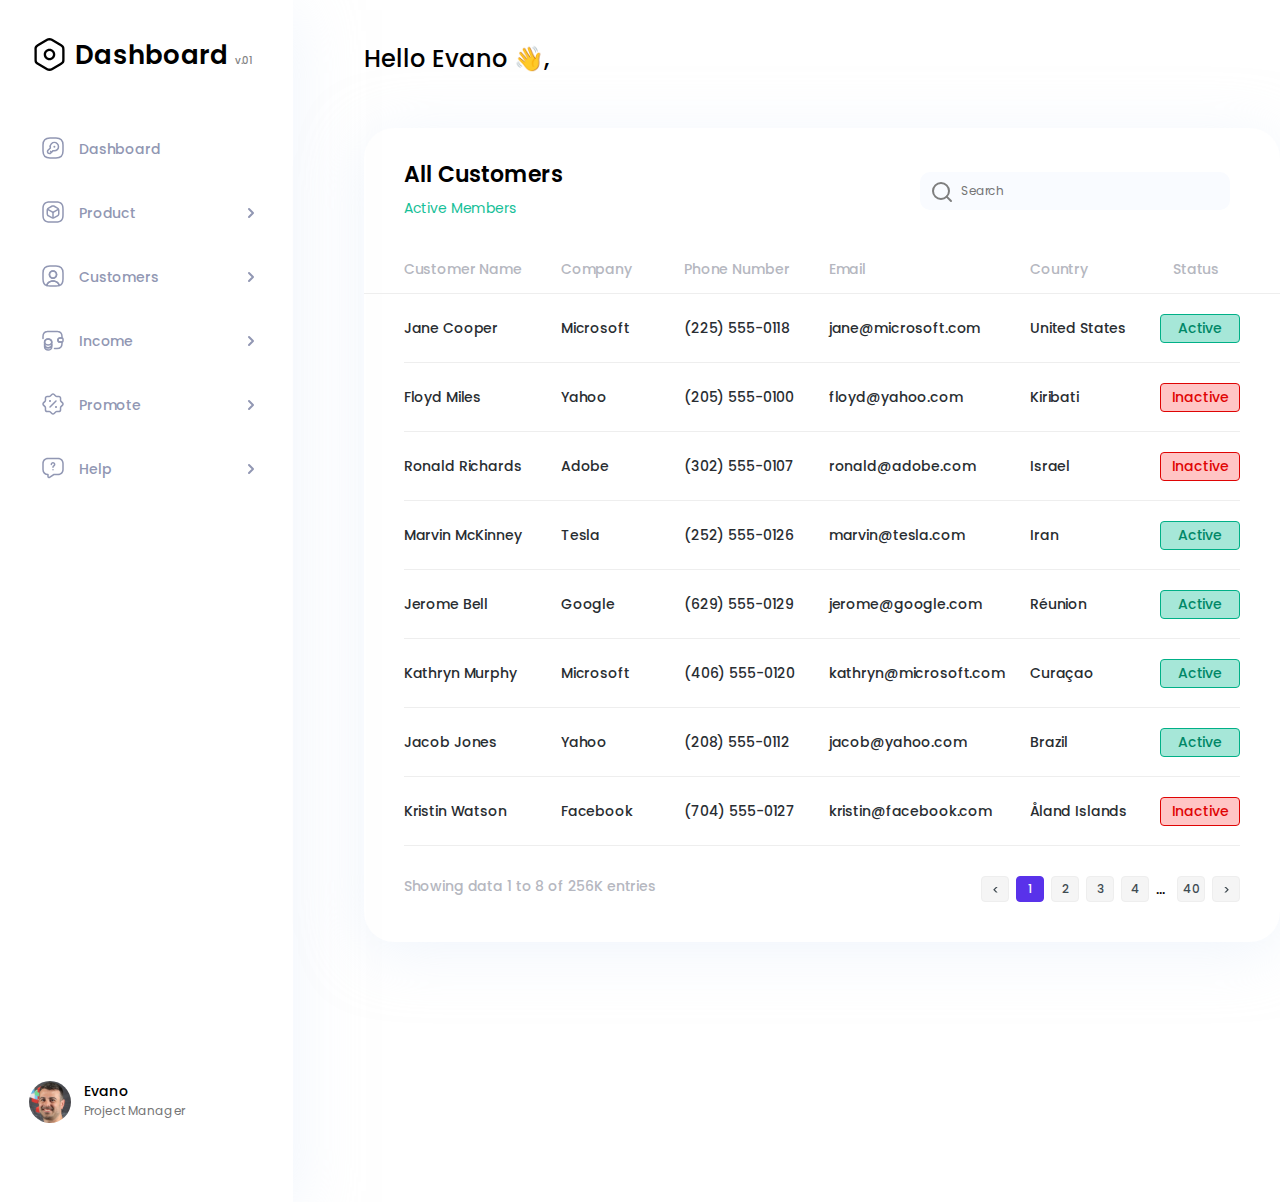
<file: Dashboard/index.html>
<!DOCTYPE html>
<html lang="en">
<head>
    <meta charset="UTF-8">
    <meta http-equiv="X-UA-Compatible" content="IE=edge">
    <meta name="viewport" content="width=device-width, initial-scale=1.0">
    <link rel="stylesheet" href="scss/main.css">
    <link href="https://fonts.googleapis.com/css?family=Poppins:100,100italic,200,200italic,300,300italic,regular,italic,500,500italic,600,600italic,700,700italic,800,800italic,900,900italic" rel="stylesheet" />
    <title>Dashboard</title>
</head>
<body>
    <div class="container">
        <aside class="sidebar">
            <div class="sidebar__list">
                <div class="sidebar__list-title">
                    <h1>Dashboard <span>v.01</span></h1>
                </div>
                <div class="sidebar__list-items">
                    <a href="#">
                        <span><svg width="24" height="24" viewBox="0 0 24 24" fill="none" xmlns="http://www.w3.org/2000/svg">
                            <path d="M9 22H15C20 22 22 20 22 15V9C22 4 20 2 15 2H9C4 2 2 4 2 9V15C2 20 4 22 9 22Z" stroke="#9197B3" stroke-width="1.5" stroke-linecap="round" stroke-linejoin="round"/>
                            <path d="M16.28 13.61C15.15 14.74 13.53 15.09 12.1 14.64L9.51001 17.22C9.33001 17.41 8.96001 17.53 8.69001 17.49L7.49001 17.33C7.09001 17.28 6.73001 16.9 6.67001 16.51L6.51001 15.31C6.47001 15.05 6.60001 14.68 6.78001 14.49L9.36001 11.91C8.92001 10.48 9.26001 8.86001 10.39 7.73001C12.01 6.11001 14.65 6.11001 16.28 7.73001C17.9 9.34001 17.9 11.98 16.28 13.61Z" stroke="#9197B3" stroke-width="1.5" stroke-miterlimit="10" stroke-linecap="round" stroke-linejoin="round"/>
                            <path d="M10.45 16.28L9.59998 15.42" stroke="#9197B3" stroke-width="1.5" stroke-miterlimit="10" stroke-linecap="round" stroke-linejoin="round"/>
                            <path d="M13.3945 10.7H13.4035" stroke="#9197B3" stroke-width="2" stroke-linecap="round" stroke-linejoin="round"/>
                        </svg></span>
                        <span>Dashboard</span>
                        <span></span>
                    </a>
                    <a href="#">
                        <span><svg width="24" height="24" viewBox="0 0 24 24" fill="none" xmlns="http://www.w3.org/2000/svg">
                            <path d="M15 22.75H9C3.57 22.75 1.25 20.43 1.25 15V9C1.25 3.57 3.57 1.25 9 1.25H15C20.43 1.25 22.75 3.57 22.75 9V15C22.75 20.43 20.43 22.75 15 22.75ZM9 2.75C4.39 2.75 2.75 4.39 2.75 9V15C2.75 19.61 4.39 21.25 9 21.25H15C19.61 21.25 21.25 19.61 21.25 15V9C21.25 4.39 19.61 2.75 15 2.75H9Z" fill="#9197B3"/>
                            <path d="M12.0006 13.0797C11.8706 13.0797 11.7406 13.0497 11.6206 12.9797L6.32061 9.9197C5.96061 9.7097 5.84059 9.2497 6.05059 8.8997C6.26059 8.5397 6.72061 8.4197 7.07061 8.6297L11.9906 11.4797L16.8806 8.6497C17.2406 8.4397 17.7006 8.5697 17.9006 8.9197C18.1006 9.2697 17.9806 9.7397 17.6306 9.9397L12.3706 12.9797C12.2606 13.0397 12.1306 13.0797 12.0006 13.0797Z" fill="#9197B3"/>
                            <path d="M12 18.5201C11.59 18.5201 11.25 18.1801 11.25 17.7701V12.3301C11.25 11.9201 11.59 11.5801 12 11.5801C12.41 11.5801 12.75 11.9201 12.75 12.3301V17.7701C12.75 18.1801 12.41 18.5201 12 18.5201Z" fill="#9197B3"/>
                            <path d="M12.0002 18.7498C11.4202 18.7498 10.8503 18.6198 10.3903 18.3698L7.19025 16.5898C6.23025 16.0598 5.49023 14.7898 5.49023 13.6898V10.2998C5.49023 9.20981 6.24025 7.9398 7.19025 7.3998L10.3903 5.6198C11.3103 5.1098 12.6902 5.1098 13.6102 5.6198L16.8102 7.3998C17.7702 7.9298 18.5103 9.19981 18.5103 10.2998V13.6898C18.5103 14.7798 17.7602 16.0498 16.8102 16.5898L13.6102 18.3698C13.1502 18.6298 12.5802 18.7498 12.0002 18.7498ZM12.0002 6.7498C11.6702 6.7498 11.3502 6.8098 11.1202 6.9398L7.92026 8.7198C7.43026 8.9898 6.99023 9.7498 6.99023 10.2998V13.6898C6.99023 14.2498 7.43026 14.9998 7.92026 15.2698L11.1202 17.0498C11.5802 17.3098 12.4202 17.3098 12.8802 17.0498L16.0802 15.2698C16.5702 14.9998 17.0103 14.2398 17.0103 13.6898V10.2998C17.0103 9.73981 16.5702 8.9898 16.0802 8.7198L12.8802 6.9398C12.6502 6.8098 12.3302 6.7498 12.0002 6.7498Z" fill="#9197B3"/>
                        </svg></span>
                        <span>Product</span>
                        <span><svg width="16" height="16" viewBox="0 0 16 16" fill="none" xmlns="http://www.w3.org/2000/svg">
                            <path d="M6 12L10 8L6 4" stroke="#9197B3" stroke-width="2" stroke-linecap="round" stroke-linejoin="round"/>
                        </svg></span>
                    </a>
                    <a href="#">
                        <span><svg width="24" height="24" viewBox="0 0 24 24" fill="none" xmlns="http://www.w3.org/2000/svg">
                            <path d="M15.0006 22.7498H9.00063C7.68063 22.7498 6.58063 22.6198 5.65063 22.3398C5.31063 22.2398 5.09063 21.9098 5.11063 21.5598C5.36063 18.5698 8.39063 16.2197 12.0006 16.2197C15.6106 16.2197 18.6306 18.5598 18.8906 21.5598C18.9206 21.9198 18.7006 22.2398 18.3506 22.3398C17.4206 22.6198 16.3206 22.7498 15.0006 22.7498ZM6.72063 21.0598C7.38063 21.1898 8.13063 21.2498 9.00063 21.2498H15.0006C15.8706 21.2498 16.6206 21.1898 17.2806 21.0598C16.7506 19.1398 14.5606 17.7197 12.0006 17.7197C9.44063 17.7197 7.25063 19.1398 6.72063 21.0598Z" fill="#9197B3"/>
                            <path d="M15 2H9C4 2 2 4 2 9V15C2 18.78 3.14 20.85 5.86 21.62C6.08 19.02 8.75 16.97 12 16.97C15.25 16.97 17.92 19.02 18.14 21.62C20.86 20.85 22 18.78 22 15V9C22 4 20 2 15 2ZM12 14.17C10.02 14.17 8.42 12.56 8.42 10.58C8.42 8.60002 10.02 7 12 7C13.98 7 15.58 8.60002 15.58 10.58C15.58 12.56 13.98 14.17 12 14.17Z" stroke="#9197B3" stroke-width="1.5" stroke-linecap="round" stroke-linejoin="round"/>
                            <path d="M11.9999 14.92C9.60992 14.92 7.66992 12.97 7.66992 10.58C7.66992 8.19002 9.60992 6.25 11.9999 6.25C14.3899 6.25 16.3299 8.19002 16.3299 10.58C16.3299 12.97 14.3899 14.92 11.9999 14.92ZM11.9999 7.75C10.4399 7.75 9.16992 9.02002 9.16992 10.58C9.16992 12.15 10.4399 13.42 11.9999 13.42C13.5599 13.42 14.8299 12.15 14.8299 10.58C14.8299 9.02002 13.5599 7.75 11.9999 7.75Z" fill="#9197B3"/>
                        </svg></span>
                        <span>Customers</span>
                        <span><svg width="16" height="16" viewBox="0 0 16 16" fill="none" xmlns="http://www.w3.org/2000/svg">
                            <path d="M6 12L10 8L6 4" stroke="#9197B3" stroke-width="2" stroke-linecap="round" stroke-linejoin="round"/>
                        </svg></span>
                    </a>
                    <a href="#">
                        <span><svg width="24" height="24" viewBox="0 0 24 24" fill="none" xmlns="http://www.w3.org/2000/svg">
                            <path d="M10.7516 16.8604V18.8904C10.7516 20.6104 9.15158 22.0004 7.18158 22.0004C5.21158 22.0004 3.60156 20.6104 3.60156 18.8904V16.8604C3.60156 18.5804 5.20158 19.8004 7.18158 19.8004C9.15158 19.8004 10.7516 18.5704 10.7516 16.8604Z" stroke="#9197B3" stroke-width="1.5" stroke-linecap="round" stroke-linejoin="round"/>
                            <path d="M10.7501 14.11C10.7501 14.61 10.6101 15.07 10.3701 15.47C9.78006 16.44 8.57004 17.05 7.17004 17.05C5.77004 17.05 4.56003 16.43 3.97003 15.47C3.73003 15.07 3.59009 14.61 3.59009 14.11C3.59009 13.25 3.99007 12.48 4.63007 11.92C5.28007 11.35 6.17003 11.01 7.16003 11.01C8.15003 11.01 9.04006 11.36 9.69006 11.92C10.3501 12.47 10.7501 13.25 10.7501 14.11Z" stroke="#9197B3" stroke-width="1.5" stroke-linecap="round" stroke-linejoin="round"/>
                            <path d="M10.7516 14.11V16.86C10.7516 18.58 9.15158 19.8 7.18158 19.8C5.21158 19.8 3.60156 18.57 3.60156 16.86V14.11C3.60156 12.39 5.20158 11 7.18158 11C8.17158 11 9.06161 11.35 9.71161 11.91C10.3516 12.47 10.7516 13.25 10.7516 14.11Z" stroke="#9197B3" stroke-width="1.5" stroke-linecap="round" stroke-linejoin="round"/>
                            <path d="M22 10.9699V13.03C22 13.58 21.56 14.0299 21 14.0499H19.0399C17.9599 14.0499 16.97 13.2599 16.88 12.1799C16.82 11.5499 17.0599 10.9599 17.4799 10.5499C17.8499 10.1699 18.36 9.94995 18.92 9.94995H21C21.56 9.96995 22 10.4199 22 10.9699Z" stroke="#9197B3" stroke-width="1.5" stroke-linecap="round" stroke-linejoin="round"/>
                            <path d="M2 10.5V8.5C2 5.78 3.64 3.88 6.19 3.56C6.45 3.52 6.72 3.5 7 3.5H16C16.26 3.5 16.51 3.50999 16.75 3.54999C19.33 3.84999 21 5.76 21 8.5V9.95001H18.92C18.36 9.95001 17.85 10.17 17.48 10.55C17.06 10.96 16.82 11.55 16.88 12.18C16.97 13.26 17.96 14.05 19.04 14.05H21V15.5C21 18.5 19 20.5 16 20.5H13.5" stroke="#9197B3" stroke-width="1.5" stroke-linecap="round" stroke-linejoin="round"/>
                        </svg></span>
                        <span>Income</span>
                        <span><svg width="16" height="16" viewBox="0 0 16 16" fill="none" xmlns="http://www.w3.org/2000/svg">
                            <path d="M6 12L10 8L6 4" stroke="#9197B3" stroke-width="2" stroke-linecap="round" stroke-linejoin="round"/>
                        </svg></span>
                    </a>
                    <a href="#">
                        <span><svg width="24" height="24" viewBox="0 0 24 24" fill="none" xmlns="http://www.w3.org/2000/svg">
                            <path d="M12 22.7503C11.37 22.7503 10.78 22.5104 10.34 22.0604L8.82001 20.5404C8.70001 20.4204 8.38 20.2904 8.22 20.2904H6.06C4.76 20.2904 3.70999 19.2403 3.70999 17.9403V15.7804C3.70999 15.6204 3.57999 15.3004 3.45999 15.1804L1.94 13.6604C1.5 13.2204 1.25 12.6303 1.25 12.0003C1.25 11.3703 1.49 10.7803 1.94 10.3403L3.45999 8.82028C3.57999 8.70028 3.70999 8.3803 3.70999 8.2203V6.06039C3.70999 4.76039 4.76 3.71029 6.06 3.71029H8.22C8.38 3.71029 8.70001 3.58029 8.82001 3.46029L10.34 1.94027C11.22 1.06027 12.78 1.06027 13.66 1.94027L15.18 3.46029C15.3 3.58029 15.62 3.71029 15.78 3.71029H17.94C19.24 3.71029 20.29 4.76039 20.29 6.06039V8.2203C20.29 8.3803 20.42 8.70028 20.54 8.82028L22.06 10.3403C22.5 10.7803 22.75 11.3703 22.75 12.0003C22.75 12.6303 22.51 13.2204 22.06 13.6604L20.54 15.1804C20.42 15.3004 20.29 15.6204 20.29 15.7804V17.9403C20.29 19.2403 19.24 20.2904 17.94 20.2904H15.78C15.62 20.2904 15.3 20.4204 15.18 20.5404L13.66 22.0604C13.22 22.5104 12.63 22.7503 12 22.7503ZM4.51999 14.1203C4.91999 14.5203 5.20999 15.2204 5.20999 15.7804V17.9403C5.20999 18.4103 5.59 18.7904 6.06 18.7904H8.22C8.78 18.7904 9.48001 19.0803 9.88 19.4803L11.4 21.0003C11.72 21.3203 12.28 21.3203 12.6 21.0003L14.12 19.4803C14.52 19.0803 15.22 18.7904 15.78 18.7904H17.94C18.41 18.7904 18.79 18.4103 18.79 17.9403V15.7804C18.79 15.2204 19.08 14.5203 19.48 14.1203L21 12.6003C21.16 12.4403 21.25 12.2303 21.25 12.0003C21.25 11.7703 21.16 11.5604 21 11.4004L19.48 9.88034C19.08 9.48034 18.79 8.7803 18.79 8.2203V6.06039C18.79 5.59039 18.41 5.21029 17.94 5.21029H15.78C15.22 5.21029 14.52 4.92035 14.12 4.52035L12.6 3.00033C12.28 2.68033 11.72 2.68033 11.4 3.00033L9.88 4.52035C9.48001 4.92035 8.78 5.21029 8.22 5.21029H6.06C5.59 5.21029 5.20999 5.59039 5.20999 6.06039V8.2203C5.20999 8.7803 4.91999 9.48034 4.51999 9.88034L3 11.4004C2.84 11.5604 2.75 11.7703 2.75 12.0003C2.75 12.2303 2.84 12.4403 3 12.6003L4.51999 14.1203Z" fill="#9197B3"/>
                            <path d="M15.0002 16C14.4402 16 13.9902 15.55 13.9902 15C13.9902 14.45 14.4402 14 14.9902 14C15.5402 14 15.9902 14.45 15.9902 15C15.9902 15.55 15.5502 16 15.0002 16Z" fill="#9197B3"/>
                            <path d="M9.01001 10C8.45001 10 8 9.55 8 9C8 8.45 8.45 8 9 8C9.55 8 10 8.45 10 9C10 9.55 9.56001 10 9.01001 10Z" fill="#9197B3"/>
                            <path d="M8.99945 15.7495C8.80945 15.7495 8.61945 15.6795 8.46945 15.5295C8.17945 15.2395 8.17945 14.7595 8.46945 14.4695L14.4695 8.46945C14.7595 8.17945 15.2395 8.17945 15.5295 8.46945C15.8195 8.75945 15.8195 9.23951 15.5295 9.52951L9.52945 15.5295C9.37945 15.6795 9.18945 15.7495 8.99945 15.7495Z" fill="#9197B3"/>
                        </svg></span>
                        <span>Promote</span>
                        <span><svg width="16" height="16" viewBox="0 0 16 16" fill="none" xmlns="http://www.w3.org/2000/svg">
                            <path d="M6 12L10 8L6 4" stroke="#9197B3" stroke-width="2" stroke-linecap="round" stroke-linejoin="round"/>
                        </svg></span>
                    </a>
                    <a href="#">
                        <span><svg width="24" height="24" viewBox="0 0 24 24" fill="none" xmlns="http://www.w3.org/2000/svg">
                            <path d="M8 22.3199C7.72 22.3199 7.42998 22.2499 7.16998 22.1099C6.59998 21.8099 6.25 21.2099 6.25 20.5699V19.15C3.23 18.84 1.25 16.6199 1.25 13.4399V7.43994C1.25 3.99994 3.56 1.68994 7 1.68994H17C20.44 1.68994 22.75 3.99994 22.75 7.43994V13.4399C22.75 16.8799 20.44 19.1899 17 19.1899H13.23L8.96997 22.03C8.67997 22.22 8.34 22.3199 8 22.3199ZM7 3.17993C4.42 3.17993 2.75 4.84993 2.75 7.42993V13.43C2.75 16.01 4.42 17.68 7 17.68C7.41 17.68 7.75 18.02 7.75 18.43V20.56C7.75 20.69 7.83 20.75 7.88 20.78C7.93001 20.81 8.03001 20.84 8.14001 20.77L12.59 17.81C12.71 17.73 12.86 17.68 13.01 17.68H17.01C19.59 17.68 21.26 16.01 21.26 13.43V7.42993C21.26 4.84993 19.59 3.17993 17.01 3.17993H7Z" fill="#9197B3"/>
                            <path d="M11.9998 12.1099C11.5898 12.1099 11.2498 11.7699 11.2498 11.3599V11.1499C11.2498 9.9899 12.0998 9.41989 12.4198 9.19989C12.7898 8.94989 12.9098 8.7799 12.9098 8.5199C12.9098 8.0199 12.4998 7.60986 11.9998 7.60986C11.4998 7.60986 11.0898 8.0199 11.0898 8.5199C11.0898 8.9299 10.7498 9.2699 10.3398 9.2699C9.92984 9.2699 9.58984 8.9299 9.58984 8.5199C9.58984 7.1899 10.6698 6.10986 11.9998 6.10986C13.3298 6.10986 14.4098 7.1899 14.4098 8.5199C14.4098 9.6599 13.5698 10.2299 13.2598 10.4399C12.8698 10.6999 12.7498 10.8699 12.7498 11.1499V11.3599C12.7498 11.7799 12.4098 12.1099 11.9998 12.1099Z" fill="#9197B3"/>
                            <path d="M12 14.6001C11.58 14.6001 11.25 14.2601 11.25 13.8501C11.25 13.4401 11.59 13.1001 12 13.1001C12.41 13.1001 12.75 13.4401 12.75 13.8501C12.75 14.2601 12.42 14.6001 12 14.6001Z" fill="#9197B3"/>
                        </svg></span>
                        <span>Help</span>
                        <span><svg width="16" height="16" viewBox="0 0 16 16" fill="none" xmlns="http://www.w3.org/2000/svg">
                            <path d="M6 12L10 8L6 4" stroke="#9197B3" stroke-width="2" stroke-linecap="round" stroke-linejoin="round"/>
                        </svg></span>
                    </a>
                </div>
            </div>
            <div class="sidebar__footer">
                <div class="sidebar__footer-img">
                    <a href=""><img src="img/user.svg" alt="Evano"></a>
                </div>
                <div class="sidebar__footer-info">
                    <p class="sidebar__username">Evano</p>
                    <p class="sidebar__description">Project Manager</p>
                </div>
            </div>    
        </aside>
        <div class="content">
            <p class="content__greeting">Hello Evano 👋,</p>
            <div class="content__control-top">
                <div class="sidebar__menu-btn">
                    <span class="sidebar__menu-line"></span>
                    <span class="sidebar__menu-line"></span>
                    <span class="sidebar__menu-line"></span>
                </div>
            </div>
            <div class="content__wrapper">
                <div class="content__header">
                    <div class="content__header-text">
                        <p>All Customers</p>
                        <p>Active Members</p>
                    </div>
                    <form class="content__header-form" action="">
                        <input type="text" placeholder="Search">
                    </form>
                </div>
                <main class="content__desktop">
                    <div class="content__desktop_data">
                        <table>
                            <thead>
                                <tr>
                                    <th>Customer Name</th>
                                    <th>Company</th>
                                    <th>Phone Number</th>
                                    <th>Email</th>
                                    <th>Country</th>
                                    <th>Status</th>
                                </tr>
                            </thead>
                            <tbody>
                                <tr>
                                    <td>Jane Cooper</td>
                                    <td>Microsoft</td>
                                    <td>(225) 555-0118</td>
                                    <td>jane@microsoft.com</td>
                                    <td>United States</td>
                                    <td><button class="active"></button></td>
                                </tr>
                                <tr> 
                                    <td>Floyd Miles</td>
                                    <td>Yahoo</td>
                                    <td>(205) 555-0100</td>
                                    <td>floyd@yahoo.com</td>
                                    <td>Kiribati</td>
                                    <td><button class="inactive"></button></td>
                                </tr>
                                <tr> 
                                    <td>Ronald Richards</td>
                                    <td>Adobe</td>
                                    <td>(302) 555-0107</td>
                                    <td>ronald@adobe.com</td>
                                    <td>Israel</td>
                                    <td><button class="inactive"></button></td>
                                </tr>
                                <tr> 
                                    <td>Marvin McKinney</td>
                                    <td>Tesla</td>
                                    <td>(252) 555-0126</td>
                                    <td>marvin@tesla.com</td>
                                    <td>Iran</td>
                                    <td><button class="active"></button></td>
                                </tr>
                                <tr> 
                                    <td>Jerome Bell</td>
                                    <td>Google</td>
                                    <td>(629) 555-0129</td>
                                    <td>jerome@google.com</td>
                                    <td>Réunion</td>
                                    <td><button class="active"></button></td>
                                </tr>
                                <tr> 
                                    <td>Kathryn Murphy</td>
                                    <td>Microsoft</td>
                                    <td>(406) 555-0120</td>
                                    <td>kathryn@microsoft.com</td>
                                    <td>Curaçao</td>
                                    <td><button class="active"></button></td>
                                </tr>
                                <tr> 
                                    <td>Jacob Jones</td>
                                    <td>Yahoo</td>
                                    <td>(208) 555-0112</td>
                                    <td>jacob@yahoo.com</td>
                                    <td>Brazil</td>
                                    <td><button class="active"></button></td>
                                </tr>
                                <tr> 
                                    <td>Kristin Watson</td>
                                    <td>Facebook</td>
                                    <td>(704) 555-0127</td>
                                    <td>kristin@facebook.com</td>
                                    <td>Åland Islands</td>
                                    <td><button class="inactive"></button></td>
                                </tr>
                            </tbody>
                        </table>
                    </div>
                </main>
                <main class="content__mobile">
                    <div class="content__data-list">
                        <div class="content__item">
                            <ul class="content__item-name">
                                <li>Customer Name</li>
                                <li>Company</li>
                            </ul>
                            <ul class="content__item-contacts">
                                <li>Phone Number</li>
                                <li>Email</li>
                            </ul>
                            <ul class="content__item-other">
                                <li>Country</li>
                                <li>Status</li>
                            </ul>    
                        </div>
                        <div class="content__item">
                            <ul class="content__item-name">
                                <li>Jane Cooper</li>
                                <li>Microsoft</li>
                            </ul>
                            <ul class="content__item-contacts">
                                <li>(225) 555-0118</li>
                                <li>jane@microsoft.com</li>
                            </ul>
                            <ul class="content__item-other">
                                <li>United States</li>
                                <li><button class="active"></button></li>
                            </ul>
                        </div>    
                        <div class="content__item">
                            <ul class="content__item-name">
                                <li>Floyd Miles</li>
                                <li>Yahoo</li>
                            </ul>
                            <ul class="content__item-contacts">
                                <li>(205) 555-0100</li>
                                <li>floyd@yahoo.com</li>
                            </ul>    
                            <ul class="content__item-other">
                                <li>Kiribati</li>
                                <li><button class="inactive"></button></li>
                            </ul>    
                        </div>
                        <div class="content__item">
                            <ul class="content__item-name">
                                <li>Ronald Richards</li>
                                <li>Adobe</li>
                            </ul>
                            <ul class="content__item-contacts">
                                <li>(302) 555-0107</li>
                                <li>ronald@adobe.com</li>
                            </ul>    
                            <ul class="content__item-other">
                                <li>Israel</li>
                                <li><button class="inactive"></button></li>
                            </ul>    
                        </div>
                        <div class="content__item">
                            <ul class="content__item-name">
                                <li>Marvin McKinney</li>
                                <li>Tesla</li>
                            </ul>
                            <ul class="content__item-contacts">
                                <li>(252) 555-0126</li>
                                <li>marvin@tesla.com</li>
                            </ul>    
                            <ul class="content__item-other">
                                <li>Iran</li>
                                <li><button class="active"></button></li>
                            </ul> 
                        </div>
                        <div class="content__item">
                            <ul class="content__item-name">
                                <li>Jerome Bell</li>
                                <li>Google</li>
                            </ul>
                            <ul class="content__item-contacts">
                                <li>(629) 555-0129</li>
                                <li>jerome@google.com</li>
                            </ul>    
                            <ul class="content__item-other">
                                <li>Réunion</li>
                                <li><button class="active"></button></li>
                            </ul> 
                        </div> 
                        <div class="content__item">
                            <ul class="content__item-name">
                                <li>Kathryn Murphy</li>
                                <li>Microsoft</li>
                            </ul>
                            <ul class="content__item-contacts">
                                <li>(406) 555-0120</li>
                                <li>kathryn@microsoft.com</li>
                            </ul>    
                            <ul class="content__item-other">
                                <li>Curaçao</li>
                                <li><button class="active"></button></li>
                            </ul>  
                        </div>
                        <div class="content__item">
                            <ul class="content__item-name">
                                <li>Jacob Jones</li>
                                <li>Yahoo</li>
                            </ul>
                            <ul class="content__item-contacts">
                                <li>(208) 555-0112</li>
                                <li>jacob@yahoo.com</li>
                            </ul>    
                            <ul class="content__item-other">
                                <li>Brazil</li>
                                <li><button class="active"></button></li>
                            </ul>
                        </div>  
                        <div class="content__item">
                            <ul class="content__item-name">
                                <li>Kristin Watson</li>
                                <li>Facebook</li>
                            </ul>
                            <ul class="content__item-contacts">
                                <li>(704) 555-0127</li>
                                <li>kristin@facebook.com</li>
                            </ul>    
                            <ul class="content__item-other">
                                <li>Åland Islands</li>
                                <li><button class="inactive"></button></li>
                            </ul> 
                        </div>
                    </div>   
                </main>
                <div class="content__wrapper_control-bottom">
                    <span>Showing data 1 to 8 of  256K entries</span>
                    <div class="control__pages">
                        <li><a href="#" role="button">
                            <svg width="5" height="7" viewBox="0 0 5 7" fill="none" xmlns="http://www.w3.org/2000/svg"><path d="M2.936 6.392L0.176 3.668L2.936 0.944H4.664L1.892 3.668L4.664 6.392H2.936Z" fill="#404B52"/>
                            </svg></a></li>
                        <li class="focus"><a href="#">1</a></li>
                        <li><a href="#">2</a></li>
                        <li><a href="#">3</a></li>
                        <li><a href="#">4</a></li>
                        <span>...</span>
                        <li><a href="#">40</a></li>
                        <li ><a href="#" role="button">
                            <svg width="5" height="7" viewBox="0 0 5 7" fill="none" xmlns="http://www.w3.org/2000/svg">
                            <path d="M0.344 0.944H2.072L4.832 3.668L2.072 6.392H0.344L3.116 3.668L0.344 0.944Z" fill="#404B52"/>
                                </svg>
                        </a></li>
                    </div>
                </div> 
            </div>
        </div>
    </div>
    <script>
        let sidebarBtn = document.querySelector('.sidebar__menu-btn');
        let sidebarShow = document.querySelector('.sidebar');
        sidebarBtn.addEventListener('click', function(){
            sidebarBtn.classList.toggle('show');
            sidebarShow.classList.toggle('show');
        })
      </script>     
</body>
</html>
</file>
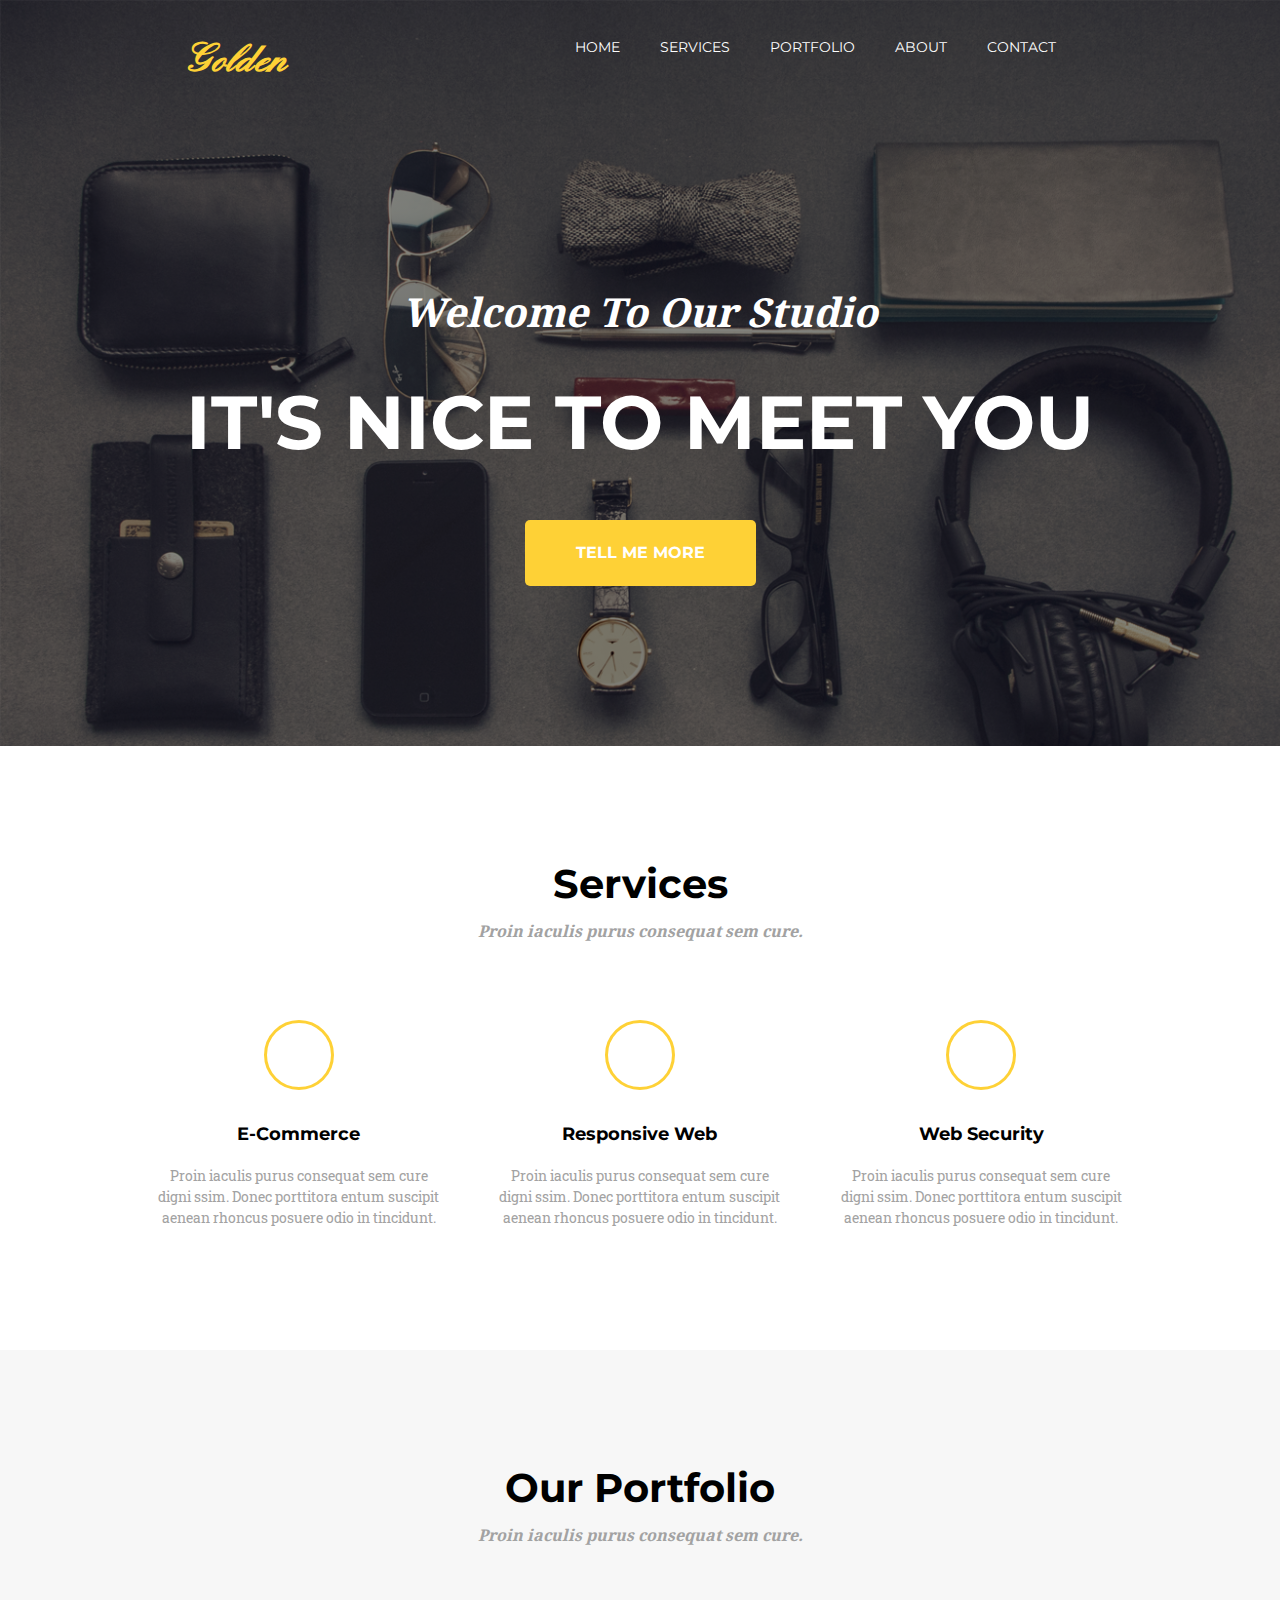
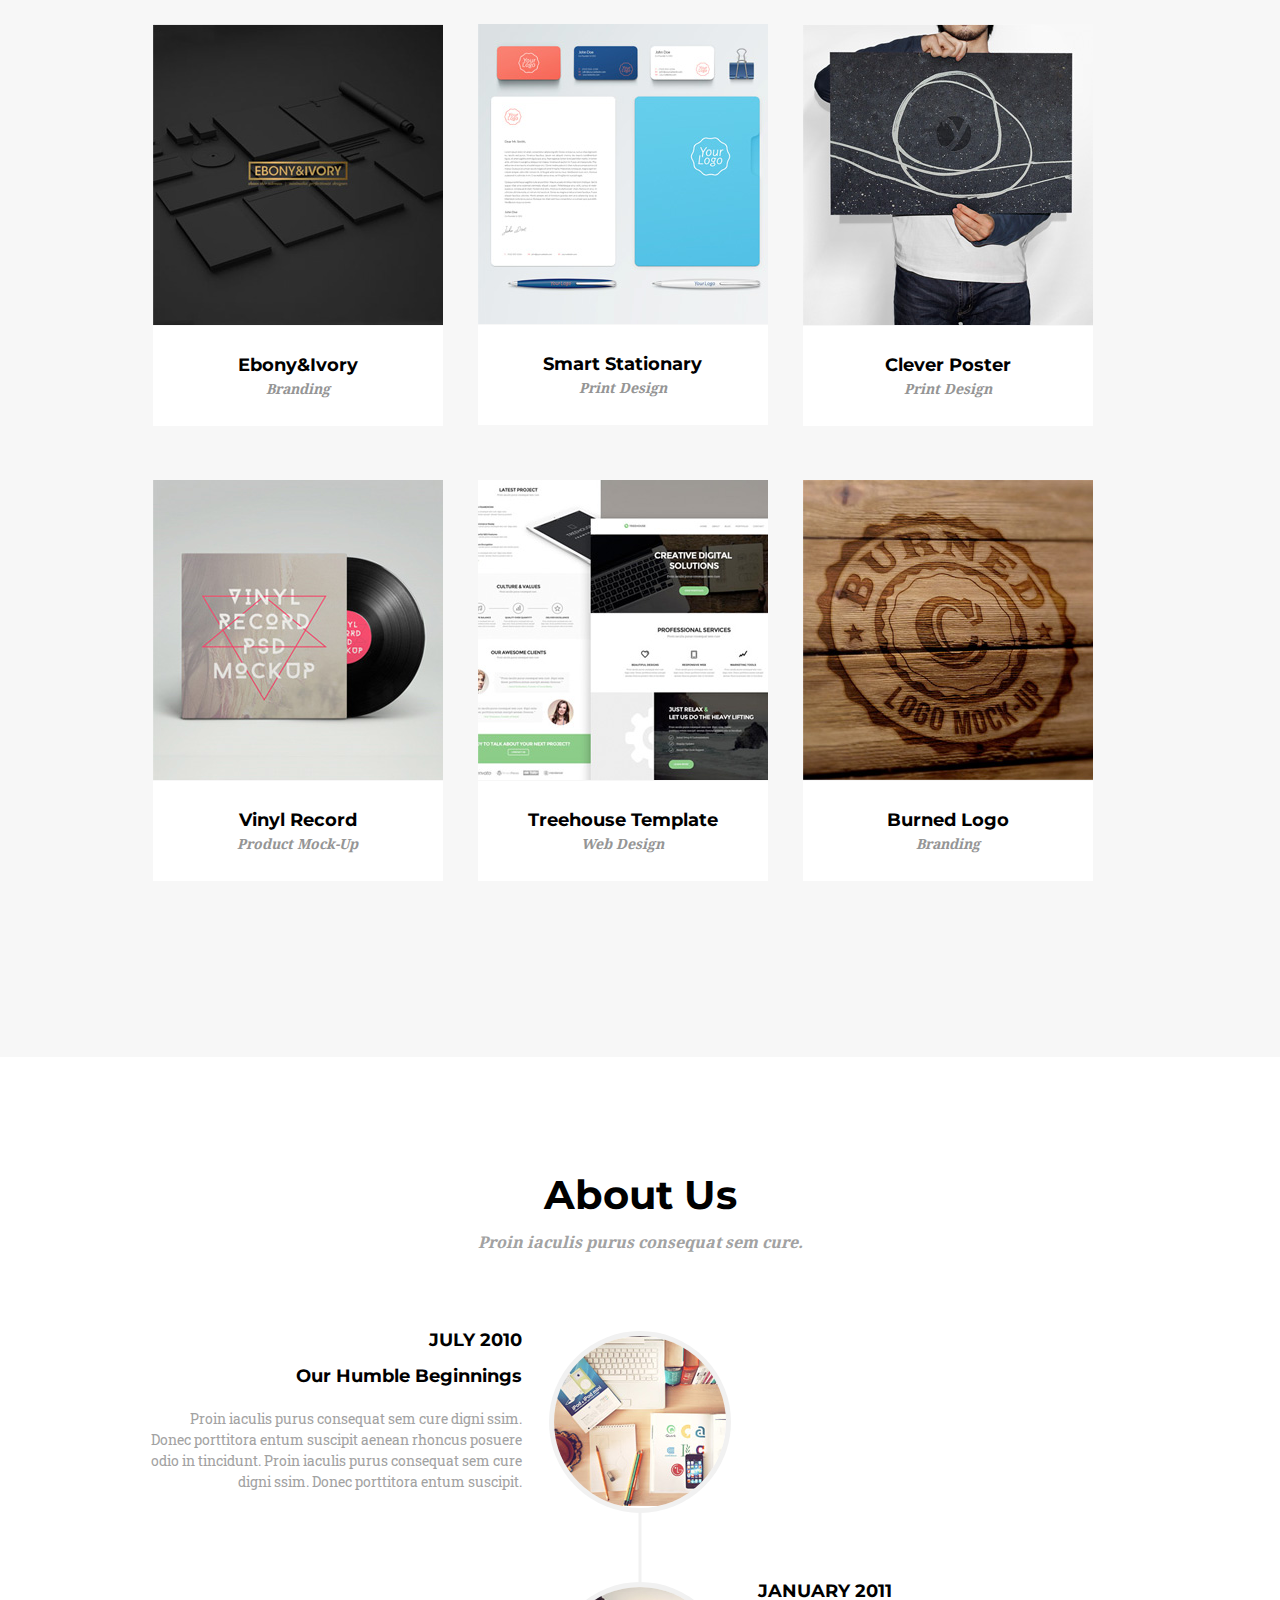
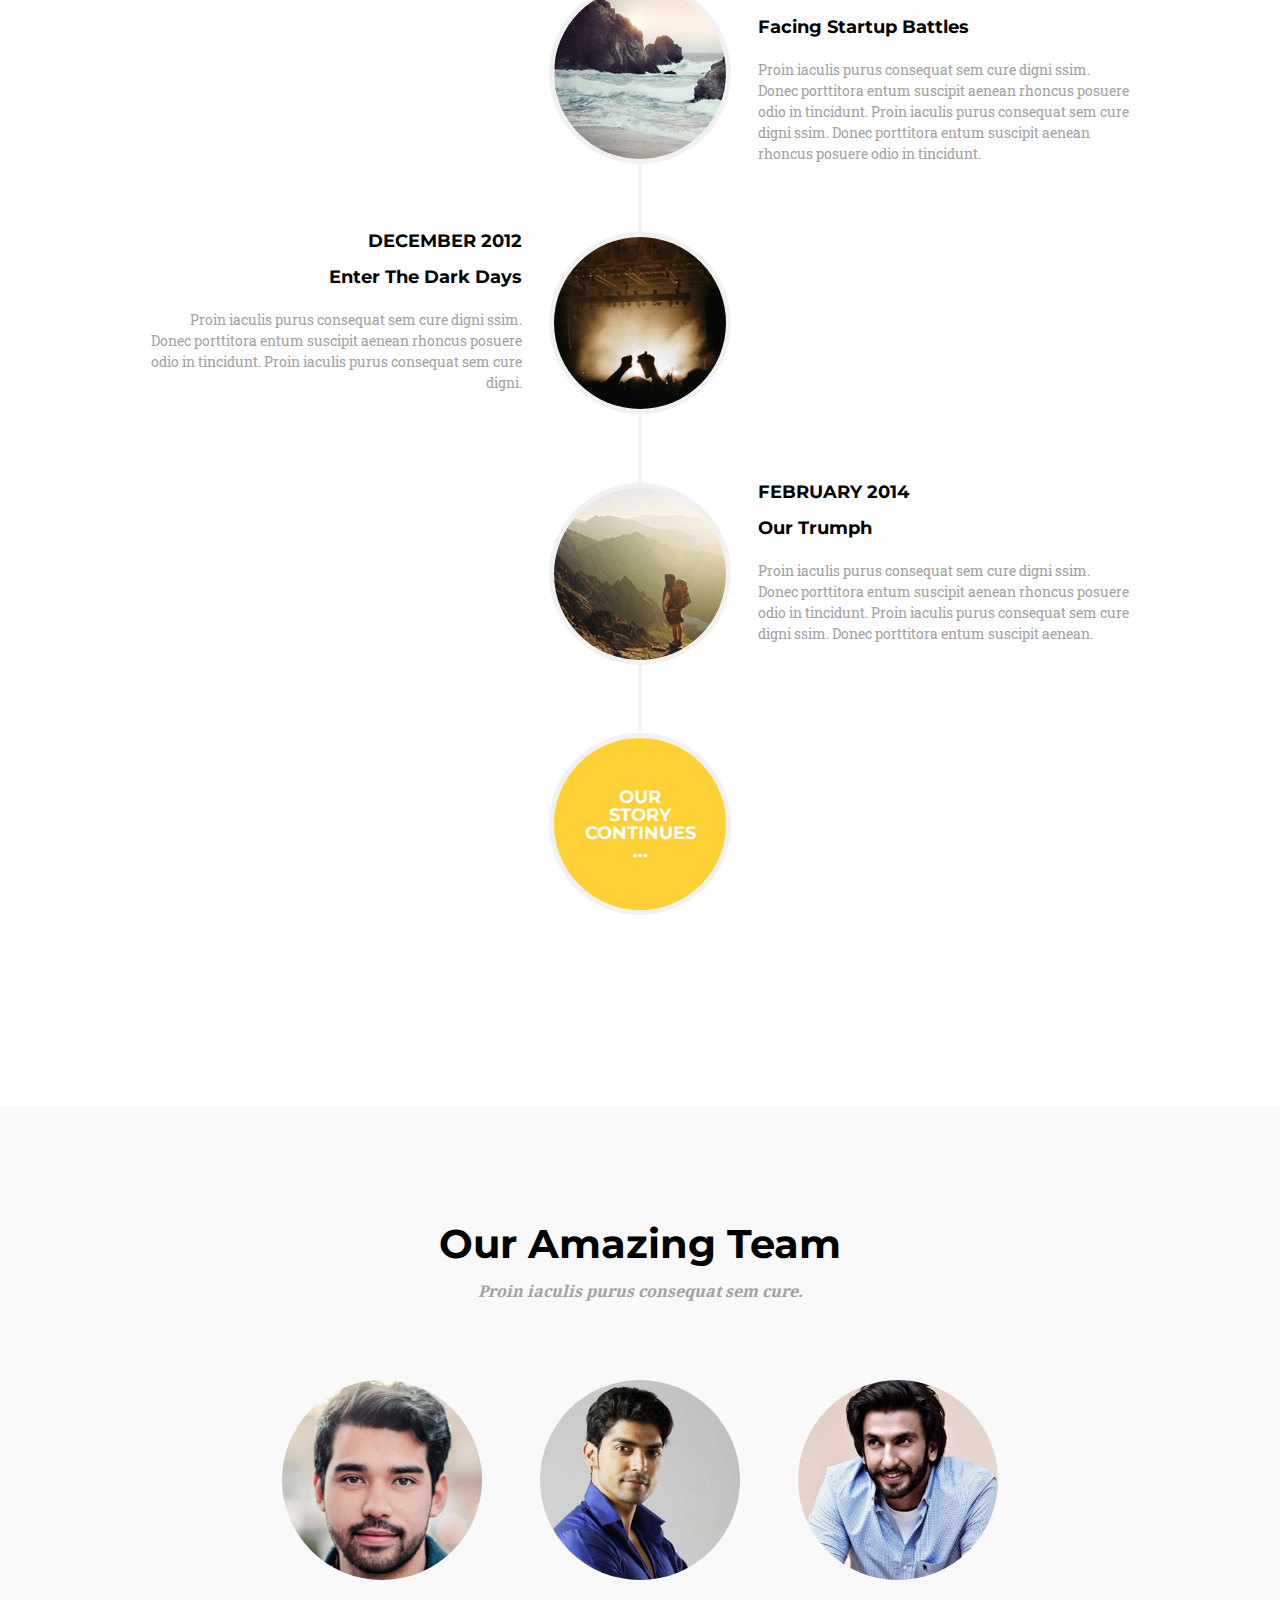
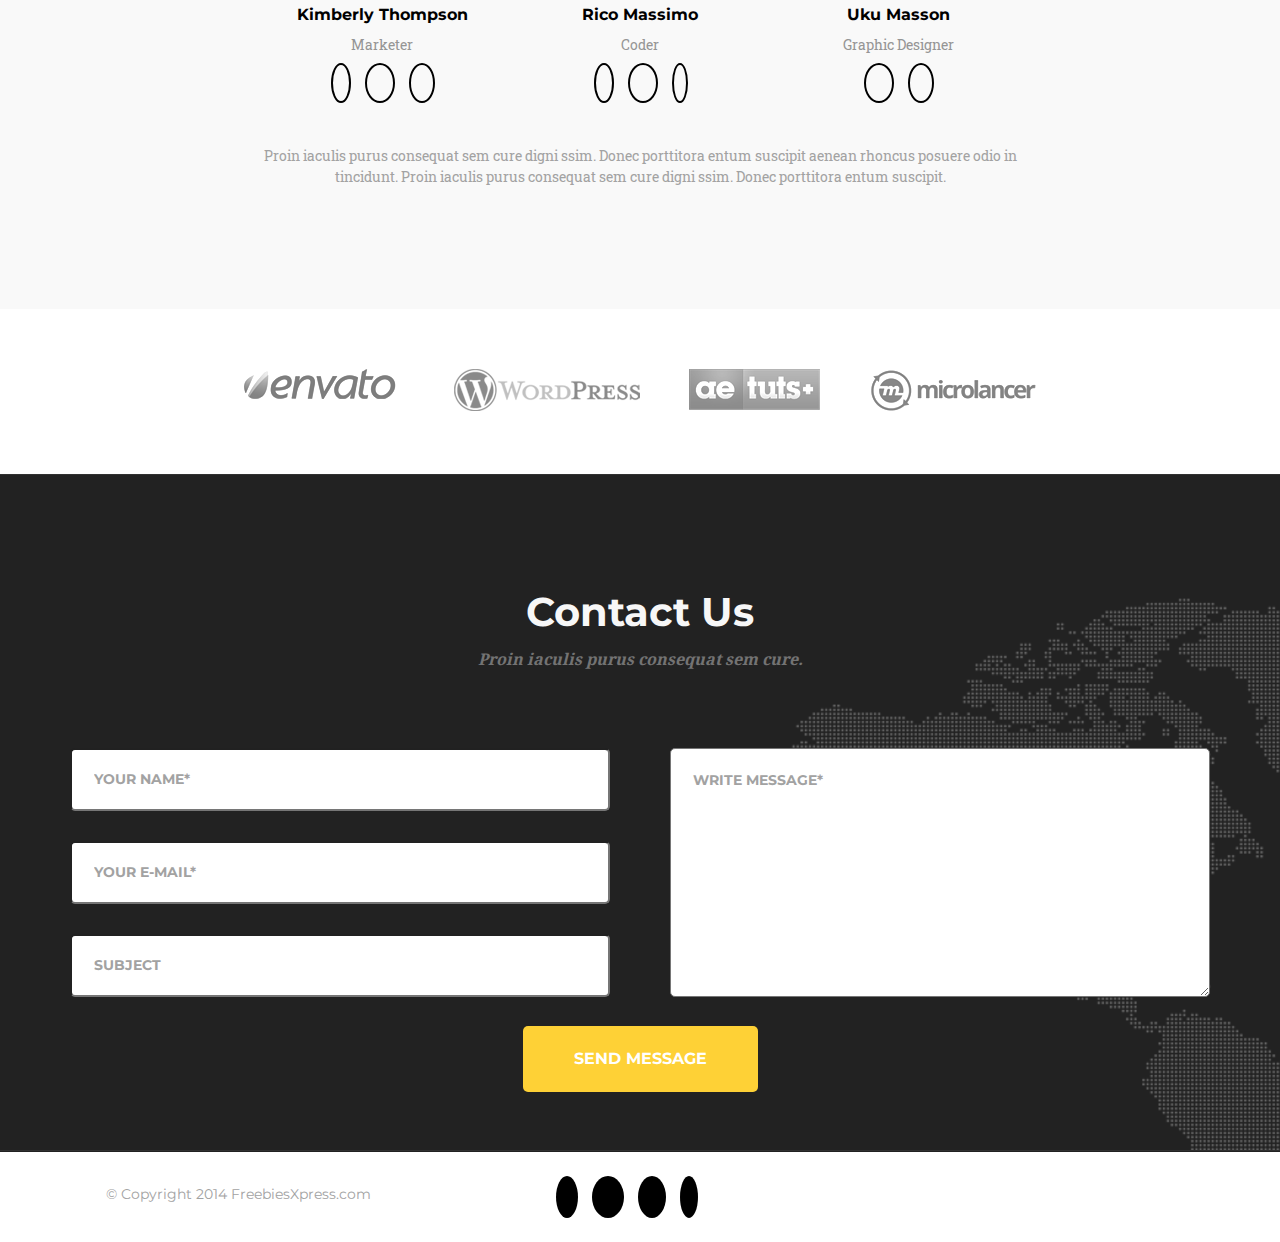
<file: golden/index.html>
<!DOCTYPE html>
<html lang="en">
<head>
    <meta charset="UTF-8">
    <meta name="viewport" content="width=device-width, initial-scale=1.0">
    <link rel="stylesheet" href="css/style.css">
    <link rel="preconnect" href="https://fonts.gstatic.com">
    <link href="https://fonts.googleapis.com/css2?family=Montserrat:wght@300;400;700&display=swap" rel="stylesheet">
    <link rel="preconnect" href="https://fonts.gstatic.com">
    <link href="https://fonts.googleapis.com/css2?family=Roboto+Slab:wght@300;400;700&display=swap" rel="stylesheet">
    <link rel="stylesheet" href="https://use.fontawesome.com/releases/v5.7.2/css/all.css" integrity="sha384-fnmOCqbTlWIlj8LyTjo7mOUStjsKC4pOpQbqyi7RrhN7udi9RwhKkMHpvLbHG9Sr" crossorigin="anonymous">
    <title>Document</title>
</head>
<body>
  <header id="home" class="header">
    <div class="container">
      <div class="header__inner">
        <a class="logo" href="">Golden</a> 
        <nav class="nav">
          <ul class="nav__items">
            <li class="nav__item"><a class="nav__link "href="#home">Home</a></li>
            <li class="nav__item"><a class="nav__link "href="#serv">Services</a></li>
            <li class="nav__item"><a class="nav__link "href="#portf">Portfolio</a></li>
            <li class="nav__item"><a class="nav__link "href="#about">About</a></li>
            <li class="nav__item"><a class="nav__link "href="#cont">Contact</a></li>
          </ul>
        </nav>
        <div class="nav__btn">
          <span class="menu__line"></span>
          <span class="menu__line"></span>
          <span class="menu__line"></span>
        </div>
      </div>
      <div class="header__intro">
        <div class="intro__inner">
          <h2 class="intro__subtitle">Welcome To Our Studio</h2>
          <h1 class="intro__title">It's nice to meet you</h1>
          <a class="btn"href="#">Tell me more</a>
        </div>
      </div>
    </div>
  </header>
  <section id="serv"class="section--services">
    <div class="container">
      <div class="section__header">
        <h1 class="section__title">Services</h1>
        <h2 class="section__subtitle">Proin iaculis purus consequat sem cure. </h2>
      </div>
      <div class="services">
        <div class="services__items">
          <div class="services__item">
            <div class="services__img">
              <i class="fas fa-shopping-basket"></i>
            </div>
            <h2 class="services__title">E-Commerce</h2>
            <p class="services__text">Proin iaculis purus consequat sem cure 
              digni ssim. Donec porttitora entum suscipit 
              aenean rhoncus posuere odio in tincidunt.</p>
          </div>
          <div class="services__item">
            <div class="services__img">
              <i class="fas fa-laptop-medical"></i>
            </div>
            <h2 class="services__title">Responsive Web</h2>
            <p class="services__text">Proin iaculis purus consequat sem cure 
              digni ssim. Donec porttitora entum suscipit 
              aenean rhoncus posuere odio in tincidunt.</p>
          </div>
          <div class="services__item">
            <div class="services__img">
              <i class="fas fa-lock"></i>
            </div>
            <h2 class="services__title">Web Security</h2>
            <p class="services__text">Proin iaculis purus consequat sem cure 
              digni ssim. Donec porttitora entum suscipit 
              aenean rhoncus posuere odio in tincidunt.</p>
          </div>
        </div>
      </div>  
    </div>
  </section>
  <section id="portf"class="section--portfolio">
    <div class="container">
      <div class="section__header">
        <h1 class="section__title">Our Portfolio</h1>
        <h2 class="section__subtitle">Proin iaculis purus consequat sem cure. </h2>
      </div>
      <div class="portfolio">
        <div class="portfolio__items">
            <div class="portfolio__item">
              <div class="portfolio__img">
                <img src="img/Ebony&Ivory.png" alt="">
              </div>
              <div class="portfolio__content">
                <h3 class="portfolio__title">Ebony&Ivory</h3>
                <p class="portfolio__text">Branding</p>
              </div>
            </div>
            <div class="portfolio__item">
              <div class="portfolio__img">
                <img src="img/Smart.png" alt="">
              </div>
              <div class="portfolio__content">
                <h3 class="portfolio__title">Smart Stationary</h3>
                <p class="portfolio__text">Print Design</p>
              </div>
            </div>
            <div class="portfolio__item">
              <div class="portfolio__img">
                <img src="img/Clever_Poster.png" alt="">
              </div>
              <div class="portfolio__content">
                <h3 class="portfolio__title">Clever Poster</h3>
                <p class="portfolio__text">Print Design</p>
              </div>
            </div>
            <div class="portfolio__item">
              <div class="portfolio__img">
                <img src="img/Vinyl.png" alt="">
              </div>
              <div class="portfolio__content">
                <h3 class="portfolio__title">Vinyl Record</h3>
                <p class="portfolio__text">Product Mock-Up</p>
              </div>
            </div>
            <div class="portfolio__item">
              <div class="portfolio__img">
                <img src="img/Treehouse.png" alt="">
              </div>
              <div class="portfolio__content">
                <h3 class="portfolio__title">Treehouse Template</h3>
                <p class="portfolio__text">Web Design</p>
              </div>
            </div>
            <div class="portfolio__item">
              <div class="portfolio__img">
                <img src="img/Burned.png" alt="">
              </div>
              <div class="portfolio__content">
                <h3 class="portfolio__title">Burned Logo</h3>
                <p class="portfolio__text">Branding</p>
              </div>
            </div>
        </div>    
      </div>
    </div>
  </section>
  <section id="about"class="section--about">
    <div class="container">
      <div class="section__header">
        <h1 class="section__title">About Us</h1>
        <h2 class="section__subtitle">Proin iaculis purus consequat sem cure. </h2>
      </div>
      <div class="about__items">
        <div class="about__item">
          <div class="about__content">
            <p class="about__date">July 2010</p>
            <p class="about__title">Our Humble Beginnings</p>
            <p class="about__text">Proin iaculis purus consequat sem cure 
              digni ssim. Donec porttitora entum suscipit 
              aenean rhoncus posuere odio in tincidunt. Proin 
              iaculis purus consequat sem cure digni 
              ssim. Donec porttitora entum suscipit.</p>
          </div>
          <div class="about__img">
            <img src="img/about_1.png" alt="">
          </div>
        </div>
        <div class="about__item">
          <div class="about__img">
            <img src="img/about_2.png" alt="">
          </div>
          <div class="about__content">
            <p class="about__date">January 2011</p>
            <p class="about__title">Facing Startup Battles</p>
            <p class="about__text">Proin iaculis purus consequat sem cure 
              digni ssim. Donec porttitora entum suscipit 
              aenean rhoncus posuere odio in tincidunt. Proin 
              iaculis purus consequat sem cure digni 
              ssim. Donec porttitora entum suscipit aenean 
              rhoncus posuere odio in tincidunt.</p>
          </div>
        </div>
        <div class="about__item">
          <div class="about__content">
            <p class="about__date">December 2012</p>
            <p class="about__title">Enter The Dark Days</p>
            <p class="about__text">Proin iaculis purus consequat sem cure 
              digni ssim. Donec porttitora entum suscipit 
              aenean rhoncus posuere odio in tincidunt. Proin 
              iaculis purus consequat sem cure digni.</p>
          </div>
          <div class="about__img">
            <img src="img/about_3.png" alt="">
          </div>
        </div>
        <div class="about__item">
          <div class="about__img">
            <img src="img/about_4.png" alt="">
          </div>
          <div class="about__content">
            <p class="about__date">February 2014</p>
            <p class="about__title">Our Trumph</p>
            <p class="about__text">Proin iaculis purus consequat sem cure 
              digni ssim. Donec porttitora entum suscipit 
              aenean rhoncus posuere odio in tincidunt. Proin 
              iaculis purus consequat sem cure digni 
              ssim. Donec porttitora entum suscipit aenean.</p>
          </div>
        </div>
        <div class="about__item">
          <div class="about__img">
            <p>Our<br> Story<br>Continues<br>...</p> 
          </div>
        </div>
      </div>
    </div>
  </section>
  <section class="section--team">
    <div class="container">
      <div class="section__header">
        <h1 class="section__title">Our Amazing Team</h1>
        <h2 class="section__subtitle">Proin iaculis purus consequat sem cure. </h2>
      </div>
      <div class="team__items">
        <div class="team__item">
          <div class="team__img">
            <img src="img/team/1.png" alt="">
          </div>
          <div class="team__content">
            <p class="team__title">Kimberly Thompson</p>
            <p class="team__text">Marketer</p>
            <div class="team__networks">
              <a href="#" class="team__link link__twitter"><i class="fab fa-twitter"></i></a>
              <a href="#" class="team__link link__facebook"><i class="fab fa-facebook-f"></i></a>
              <a href="#" class="team__link link__pinterest"><i class="fab fa-pinterest-p"></i></a>
            </div>
          </div>
        </div>
        <div class="team__item">
          <div class="team__img">
            <img src="img/team/2.png" alt="">
          </div>
          <div class="team__content">
            <p class="team__title">Rico Massimo</p>
            <p class="team__text">Coder</p>
            <div class="team__networks">
              <a href="#" class="team__link link__twitter"><i class="fab fa-twitter"></i></a>
              <a href="#" class="team__link link__facebook"><i class="fab fa-facebook-f"></i></a>
              <a href="#" class="team__link link__google"><i class="fab fa-google-plus-g"></i></a>
            </div>
          </div>
        </div>
        <div class="team__item">
          <div class="team__img">
            <img src="img/team/3.png" alt="">
          </div>
          <div class="team__content">
            <p class="team__title">Uku Masson</p>
            <p class="team__text">Graphic Designer</p>
            <div class="team__networks">
              <a href="#" class="team__link link__facebook"><i class="fab fa-facebook-f"></i></a>
              <a href="#" class="team__link link__pinterest"><i class="fab fa-pinterest-p"></i></a>
            </div>
          </div>
        </div>
      </div>
      <p class="team__info">Proin iaculis purus consequat sem cure 
        digni ssim. Donec porttitora entum suscipit 
        aenean rhoncus posuere odio in tincidunt. Proin 
        iaculis purus consequat sem cure digni 
        ssim. Donec porttitora entum suscipit.</p>
    </div>
  </section>
  <section class="section--logos">
    <div class="container">
      <div class="logos__items">
        <a href="#"><img src="img/logos/Envato.png" alt=""></a>
        <a href="#"><img src="img/logos/WordPress.png" alt=""></a>
        <a href="#"><img src="img/logos/Tuts+.png" alt=""></a>
        <a href="#"><img src="img/logos/Microlancer-copy.png" alt=""></a>
    </div>   
  </section>
  <section id="cont"class="section--contacts">
    <div class="container">
      <div class="section__header">
        <h1 class="section__title">Contact Us</h1>
        <h2 class="section__subtitle">Proin iaculis purus consequat sem cure. </h2>
      </div>
      <form class="contacts__form">
        <div class="contacts__inputs">
          <input type="text" placeholder="Your name*">
          <input type="email" name="email" placeholder="Your e-mail*" size="20">
          <input type="text" placeholder="Subject">
        </div>
        <div class="contacts__textarea">
          <textarea placeholder="Write Message*"></textarea>
        </div>
      </form>
      <a href="#" class="btn">Send message</a>
  </section>
  <footer class="footer">
    <div class="container">
      <div class="footer__items">
        <a href="#" class="footer__copywrite">© Copyright 2014 FreebiesXpress.com</a>
        <div class="footer__links">
          <a href="#" class="footer__link"><i class="fab fa-twitter"></i></a>
          <a href="#" class="footer__link"><i class="fab fa-facebook-f"></i></a>
          <a href="#" class="footer__link"><i class="fab fa-pinterest-p"></i></a>
          <a href="#" class="footer__link"><i class="fab fa-google-plus-g"></i></a>
        </div>
      </div>  
    </div>
  </footer>
  <script>
    let menuBtn = document.querySelector('.nav__btn');
    let menu = document.querySelector('.nav');
    menuBtn.addEventListener('click', function(){
      menuBtn.classList.toggle('active');
      menu.classList.toggle('active');
    })
  </script>  
</body>
</html>
</file>
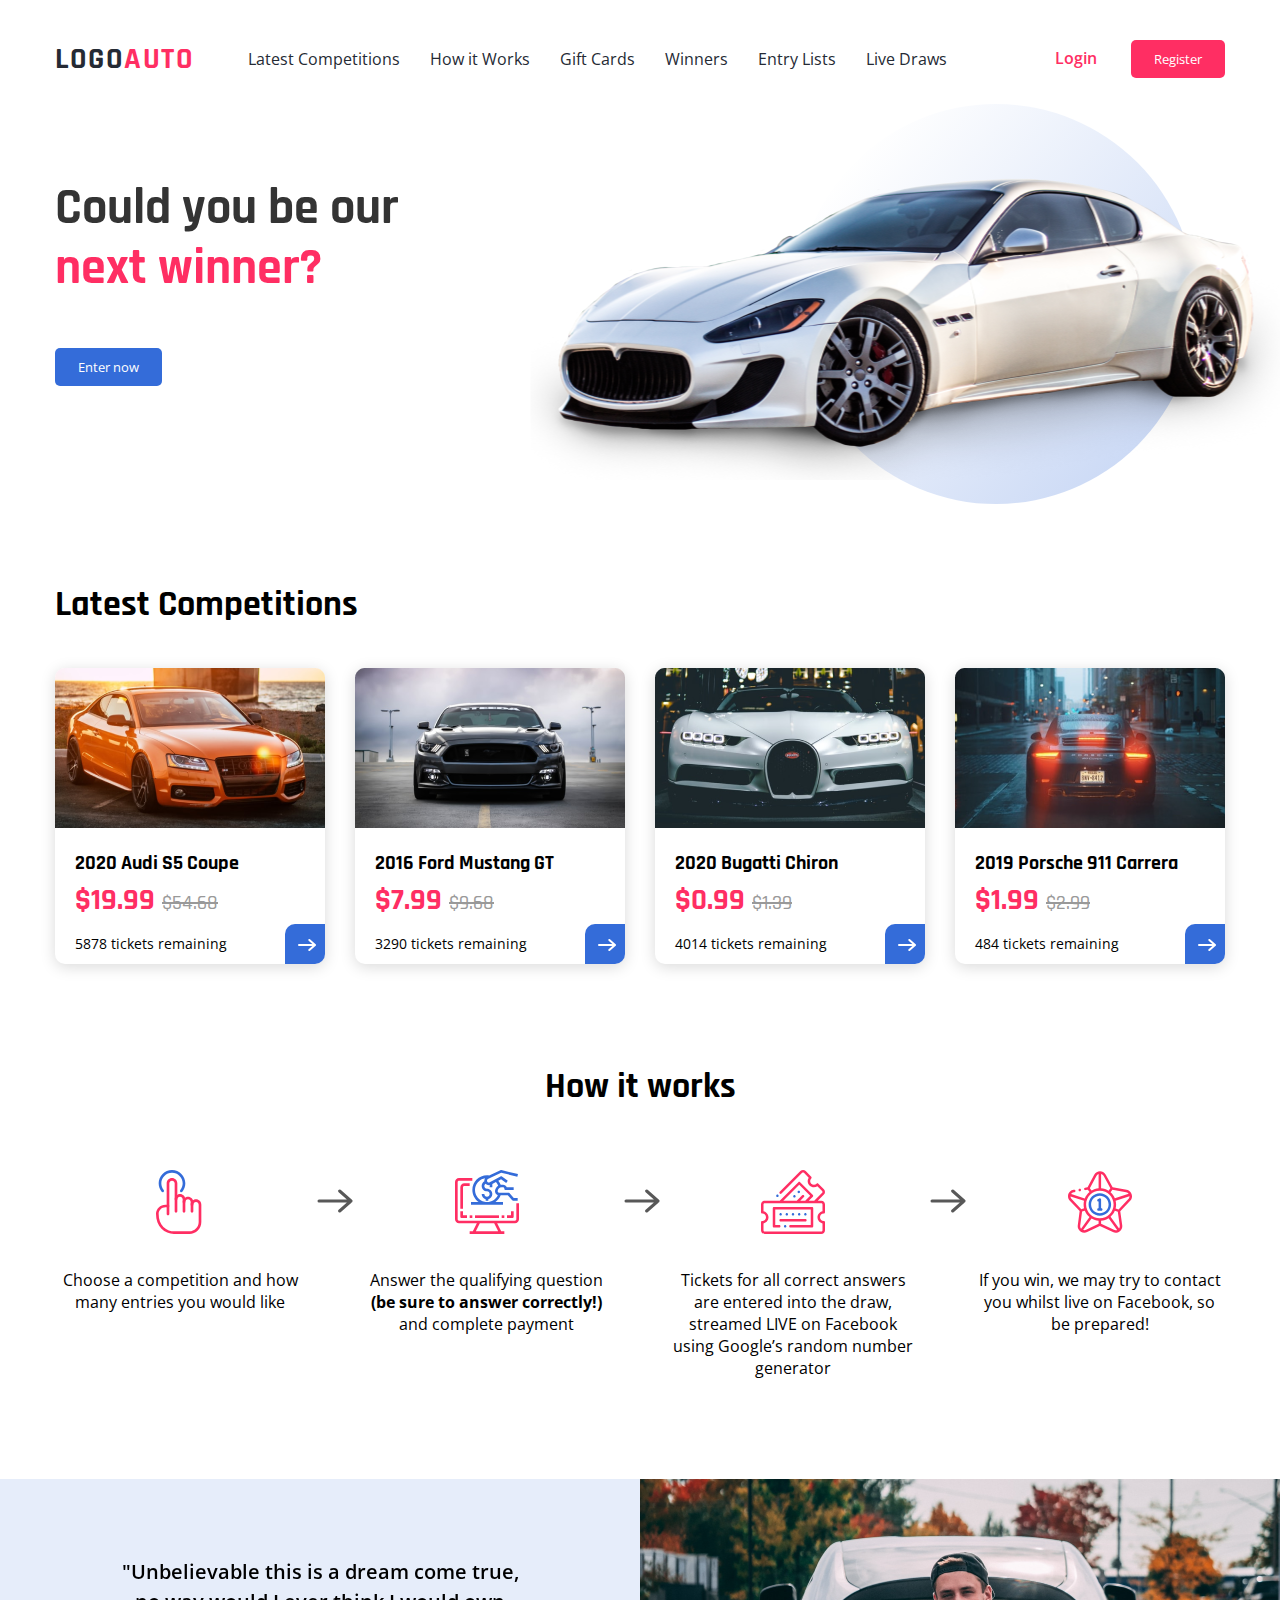
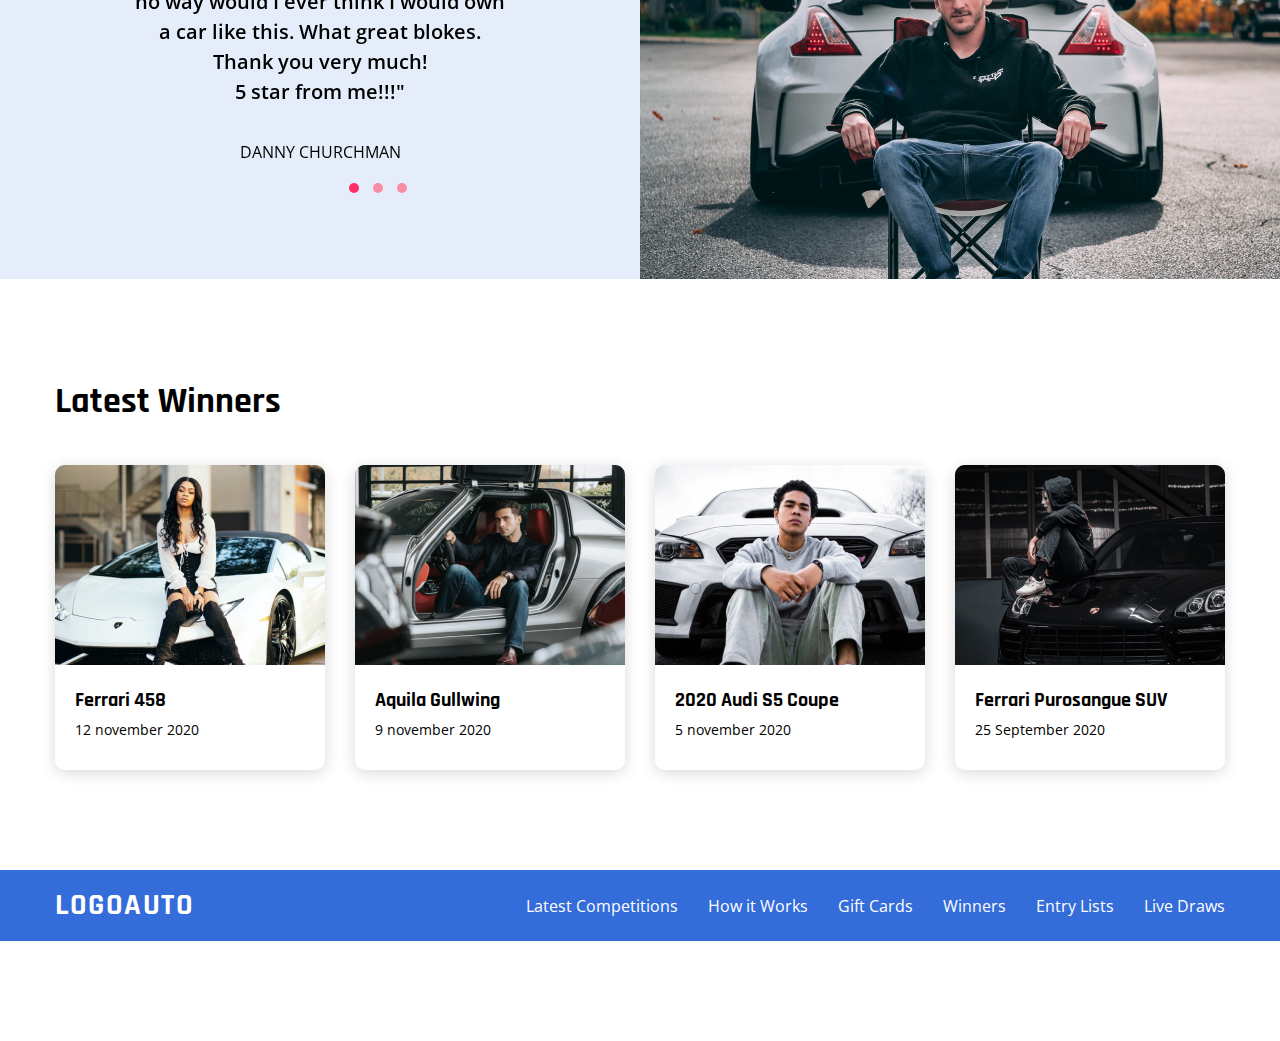
<file: logo_auto/index.html>
<!DOCTYPE html>
<html lang="en">
<head>
    <meta charset="UTF-8">
    <meta http-equiv="X-UA-Compatible" content="IE=edge">
    <meta name="viewport" content="width=device-width, initial-scale=1.0">
    <title>Logo Auto</title>
    <link rel="stylesheet" href="sass/style.css">
    <link href="https://fonts.googleapis.com/css?family=Rajdhani:300,regular,500,600,700" rel="stylesheet" />
    <link href="https://fonts.googleapis.com/css?family=Open+Sans:300,300italic,regular,italic,600,600italic,700,700italic,800,800italic" rel="stylesheet" />
    <script src="https://ajax.googleapis.com/ajax/libs/jquery/2.2.4/jquery.min.js"></script>
    <script src="js/owl.carousel.js"></script>
    <link rel="stylesheet" href="sass/owl.carousel.min.css">
    <link rel="stylesheet" href="sass/owl.theme.default.min.css">
</head>
<body>
    <header class="header">
        <div class="container">
            <div class="header__inner">
                <h1 class="logo"><a href="#">Logo<span>auto</span></a></h1>
                <nav class="nav">
                    <ul class="nav__items">
                        <a href="#"><li class="nav__item">Latest Competitions</li></a>
                        <a href="#"><li class="nav__item">How it Works</li></a>
                        <a href="#"><li class="nav__item">Gift Cards</li></a>
                        <a href="#"><li class="nav__item">Winners</li></a>
                        <a href="#"><li class="nav__item">Entry Lists</li></a>
                        <a href="#"><li class="nav__item">Live Draws</li></a>
                    </ul>
                </nav>
                <div class="nav__btn">
                    <span class="menu__line"></span>
                    <span class="menu__line"></span>
                    <span class="menu__line"></span>
                </div>
                <div class="brake"></div>
                <div class="user">
                    <a href="#" class="user__log">Login</a>
                    <button class="btn__registr">Register</button>
                </div>
            </div>
            <div class="header__intro">
                <div class="intro__inner-info">
                <h2 class="intro__subtitle">Could you be our
                    <span>next winner?</span>
                    </h2>
                <button class="btn__enter" href="#">Enter now</button>
                </div>
                <div class="intro__inner-img">
                    <img src="img/header__inner/car.png" alt="car">
                </div>
            </div>      
        </div>
    </header>
    <section class="section-competition">
        <div class="container">
            <h2 class="section__title"> Latest Competitions</h2>
            <div class="section__cards">
                <div class="card__item">
                    <div class="item__img">
                        <img src="img/section_competition/audi_2020.png" alt="Audi S5 Coupe">
                    </div>
                    <div class="item__info">
                        <h3 class="card__title">2020 Audi S5 Coupe</h3>
                        <p class="cost">$19.99 <span>$54.68</span></p>
                        <p class="tickets">5878 tickets remaining</p>
                    </div>
                    <a href="#" class="card__link"></a>
                </div>
                <div class="card__item">
                    <div class="item__img">
                        <img src="img/section_competition/ford_2016.png" alt="2016 Ford Mustang GT">
                    </div>
                    <div class="item__info">
                        <h3 class="card__title">2016 Ford Mustang GT</h3>
                        <p class="cost">$7.99 <span>$9.68</span></p>
                        <p class="tickets">3290 tickets remaining</p>
                    </div>
                    <a href="#" class="card__link"></a>
                </div>
                <div class="card__item">
                    <div class="item__img">
                        <img src="img/section_competition/bugatti_2020.png" alt="2020 Bugatti Chiron">
                    </div>
                    <div class="item__info">
                        <h3 class="card__title">2020 Bugatti Chiron</h3>
                        <p class="cost">$0.99 <span>$1.39</span></p>
                        <p class="tickets">4014 tickets remaining</p>
                    </div>
                    <a href="#" class="card__link"></a>
                </div>
                <div class="card__item">
                    <div class="item__img">
                        <img src="img/section_competition/porshe_2019.png" alt="2019 Porsche 911 Carrera">
                    </div>
                    <div class="item__info">
                        <h3 class="card__title">2019 Porsche 911 Carrera</h3>
                        <p class="cost">$1.99 <span>$2.99</span></p>
                        <p class="tickets">484 tickets remaining</p>
                    </div>
                    <a href="#" class="card__link"></a>
                </div>
            </div>
        </div>
    </section>
    <section class="section-work">
        <div class="container">
            <h2 class="section__title">How it works</h2>
            <div class="section__items">
                <div class="section__item">
                    <div class="item__icon">
                        <img src="img/section_works/touchscreen 1.svg" alt="">
                    </div>
                    <p class="item__info">Choose a competition and how many entries you would like</p>
                </div>
                <div class="section__item">
                    <div class="item__icon">
                        <img src="img/section_works/online-payment 1.svg" alt="">
                    </div>
                    <p class="item__info">Answer the qualifying question <b>(be sure to answer correctly!)</b> and complete payment</p>
                </div>
                <div class="section__item">
                    <div class="item__icon">
                        <img src="img/section_works/movie-tickets 1.svg" alt="">
                    </div>
                    <p class="item__info">Tickets for all correct answers are entered into the draw, streamed LIVE on Facebook using Google’s random number generator</p>
                </div>
                <div class="section__item">
                    <div class="item__icon">
                        <img src="img/section_works/winner 1.svg" alt="">
                    </div>
                    <p class="item__info">If you win, we may try to contact you whilst live on Facebook, so be prepared!</p>
                </div>
            </div>
        </div>
    </section>
    <section class="section-reviews">
        <div class="owl-carousel owl-theme">  
            <div class="reviews__body reviews__person-1">
                <div class="reviews__info">
                    <p>"Unbelievable this is a dream come true,</p>
                    <p>no way would I ever think I would own</p>
                    <p>a car like this. What great blokes.</p>
                    <p>Thank you very much!</p>
                    <p>5 star from me!!!"</p>
                    <p class="reviews__name">Danny Churchman</p>
                </div>
                <img class="reviews__img"src="img/section_reviews/man_and_car.png" alt="winner">
            </div>
            <div class="reviews__body reviews__person-2">
                <div class="reviews__info">
                    <p>"Unbelievable this is a dream come true,</p>
                    <p>no way would I ever think I would own</p>
                    <p>a car like this. What great blokes.</p>
                    <p>Thank you very much!</p>
                    <p>5 star from me!!!"</p>
                    <p class="reviews__name">Danny Churchman</p>
                </div>
                <img class="reviews__img"src="img/section_reviews/man_and_car.png" alt="winner">
            </div>
            <div class="reviews__body reviews__person-3">
                <div class="reviews__info">
                    <p>"Unbelievable this is a dream come true,</p>
                    <p>no way would I ever think I would own</p>
                    <p>a car like this. What great blokes.</p>
                    <p>Thank you very much!</p>
                    <p>5 star from me!!!"</p>
                    <p class="reviews__name">Danny Churchman</p>
                </div>
                <img class="reviews__img"src="img/section_reviews/man_and_car.png" alt="winner">
            </div>
        </div>       
    </section>
    <section class="section-winners">
        <div class="container">
            <h2 class="section__title">Latest Winners</h2>
            <div class="section__cards">
                <div class="card__item">
                    <div class="item__img">
                        <img src="img/section_winners/girl_and_car.png" alt="Audi S5 Coupe">
                    </div>
                    <div class="item__info">
                        <h3 class="card__title">Ferrari 458</h3>
                        <p class="data">12 november 2020</p>
                    </div>
                </div>
                <div class="card__item">
                    <div class="item__img">
                        <img src="img/section_winners/man_and_silver_car.png" alt="Audi S5 Coupe">
                    </div>
                    <div class="item__info">
                        <h3 class="card__title">Aquila Gullwing</h3>
                        <p class="data">9 november 2020</p>
                    </div>
                </div>
                <div class="card__item">
                    <div class="item__img">
                        <img src="img/section_winners/man_and_white_car.png" alt="Audi S5 Coupe">
                    </div>
                    <div class="item__info">
                        <h3 class="card__title">2020 Audi S5 Coupe</h3>
                        <p class="data">5 november 2020</p>
                    </div>
                </div>
                <div class="card__item">
                    <div class="item__img">
                        <img src="img/section_winners/man_and_black_car.png" alt="Audi S5 Coupe">
                    </div>
                    <div class="item__info">
                        <h3 class="card__title">Ferrari Purosangue SUV</h3>
                        <p class="data">25 September 2020</p>
                    </div>
                </div>
            </div>    
        </div>
    </section>
    <footer class="footer">
        <div class="container">
            <div class="footer__inner">
                <h1 class="logo">Logo<span>auto</span></h1>
                <nav class="nav">
                    <ul class="nav__items">
                        <a href="#"><li class="nav__item">Latest Competitions</li></a>
                        <a href="#"><li class="nav__item">How it Works</li></a>
                        <a href="#"><li class="nav__item">Gift Cards</li></a>
                        <a href="#"><li class="nav__item">Winners</li></a>
                        <a href="#"><li class="nav__item">Entry Lists</li></a>
                        <a href="#"><li class="nav__item">Live Draws</li></a>
                    </ul>
                </nav>
            </div> 
    </footer>
    <script>
        $('.owl-carousel').owlCarousel({
            loop:true,
            autoplay:true,
            autoplayTimeout:4000, 
            dots:true,
            margin:10,
            nav:false, 
            responsive:{ 
                0:{
                    items:1
    
                },
                600:{
                    items:1
                },
                1000:{
                    items:1
                }
            }
        });
        let menuBtn = document.querySelector('.nav__btn');
        let menu = document.querySelector('.nav');
        menuBtn.addEventListener('click', function(){
        menuBtn.classList.toggle('active');
        menu.classList.toggle('active');
        })
      </script> 
</body>
</html>
</file>
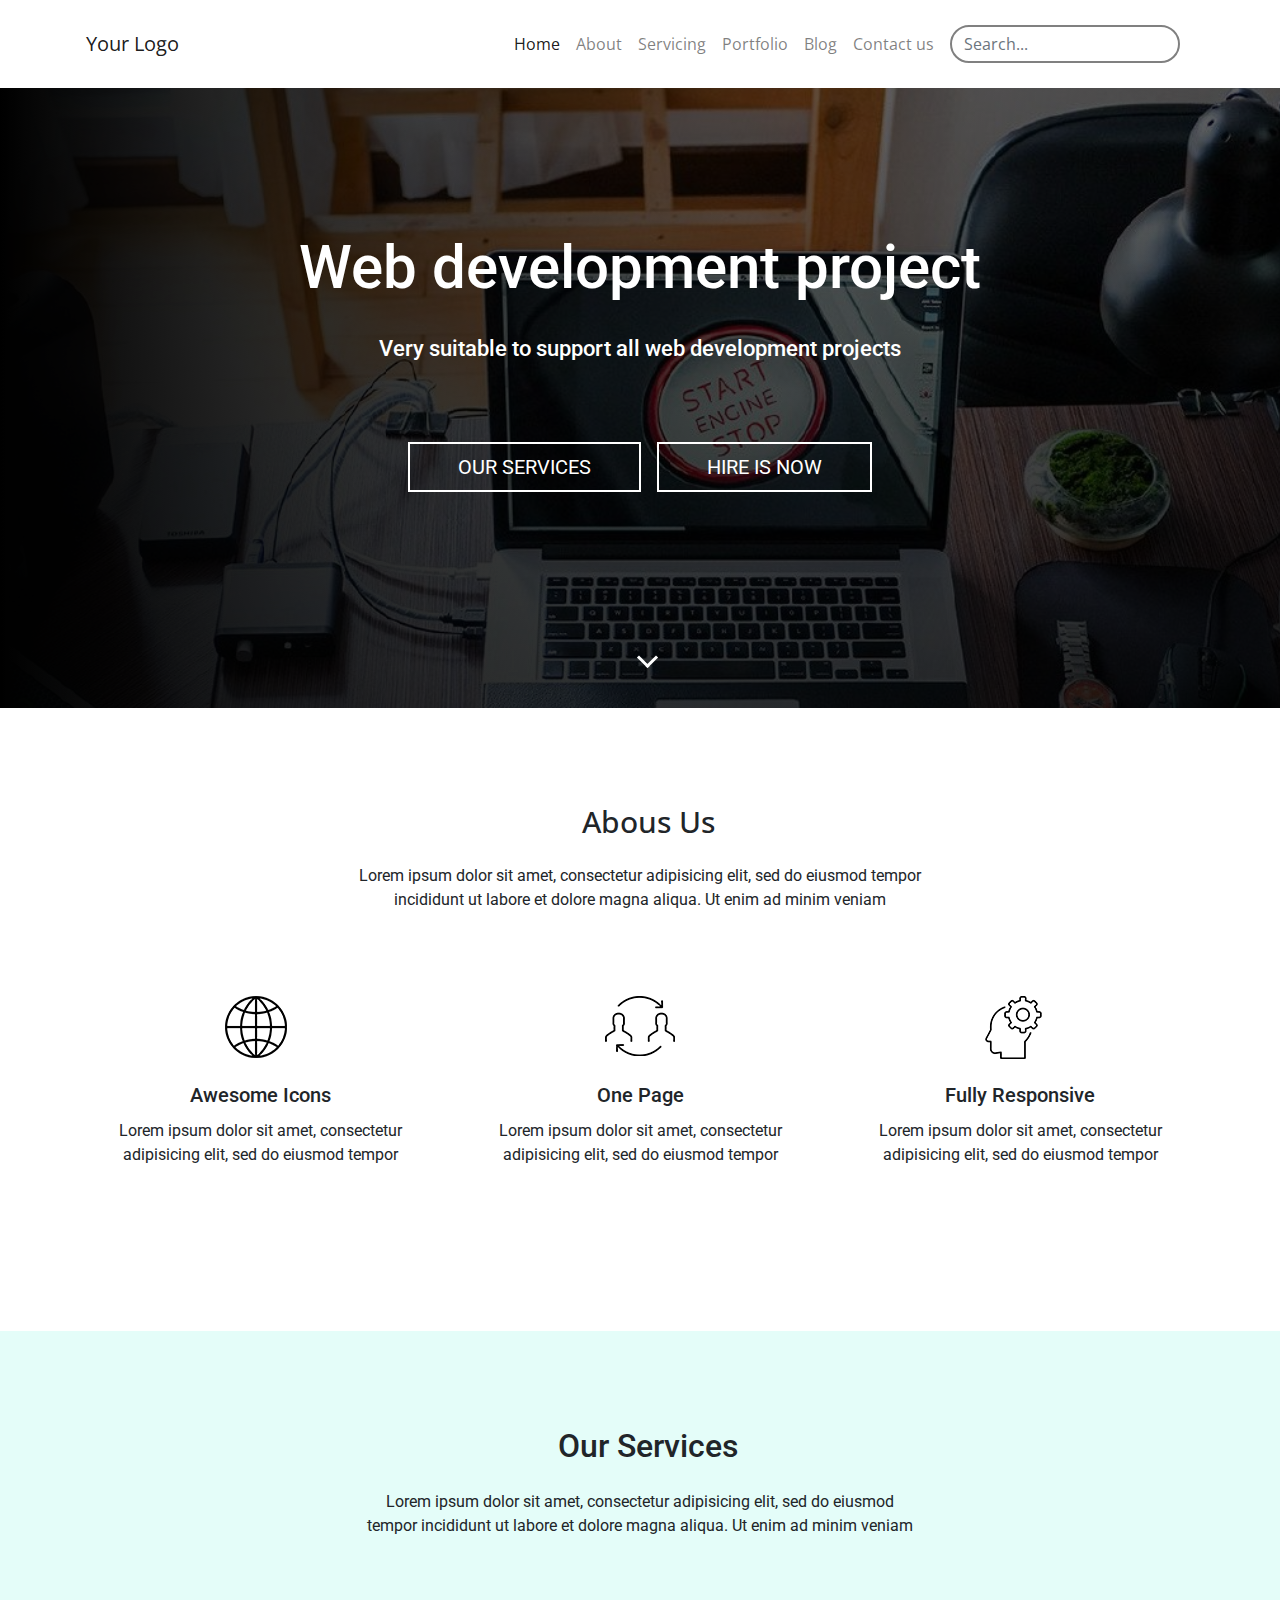
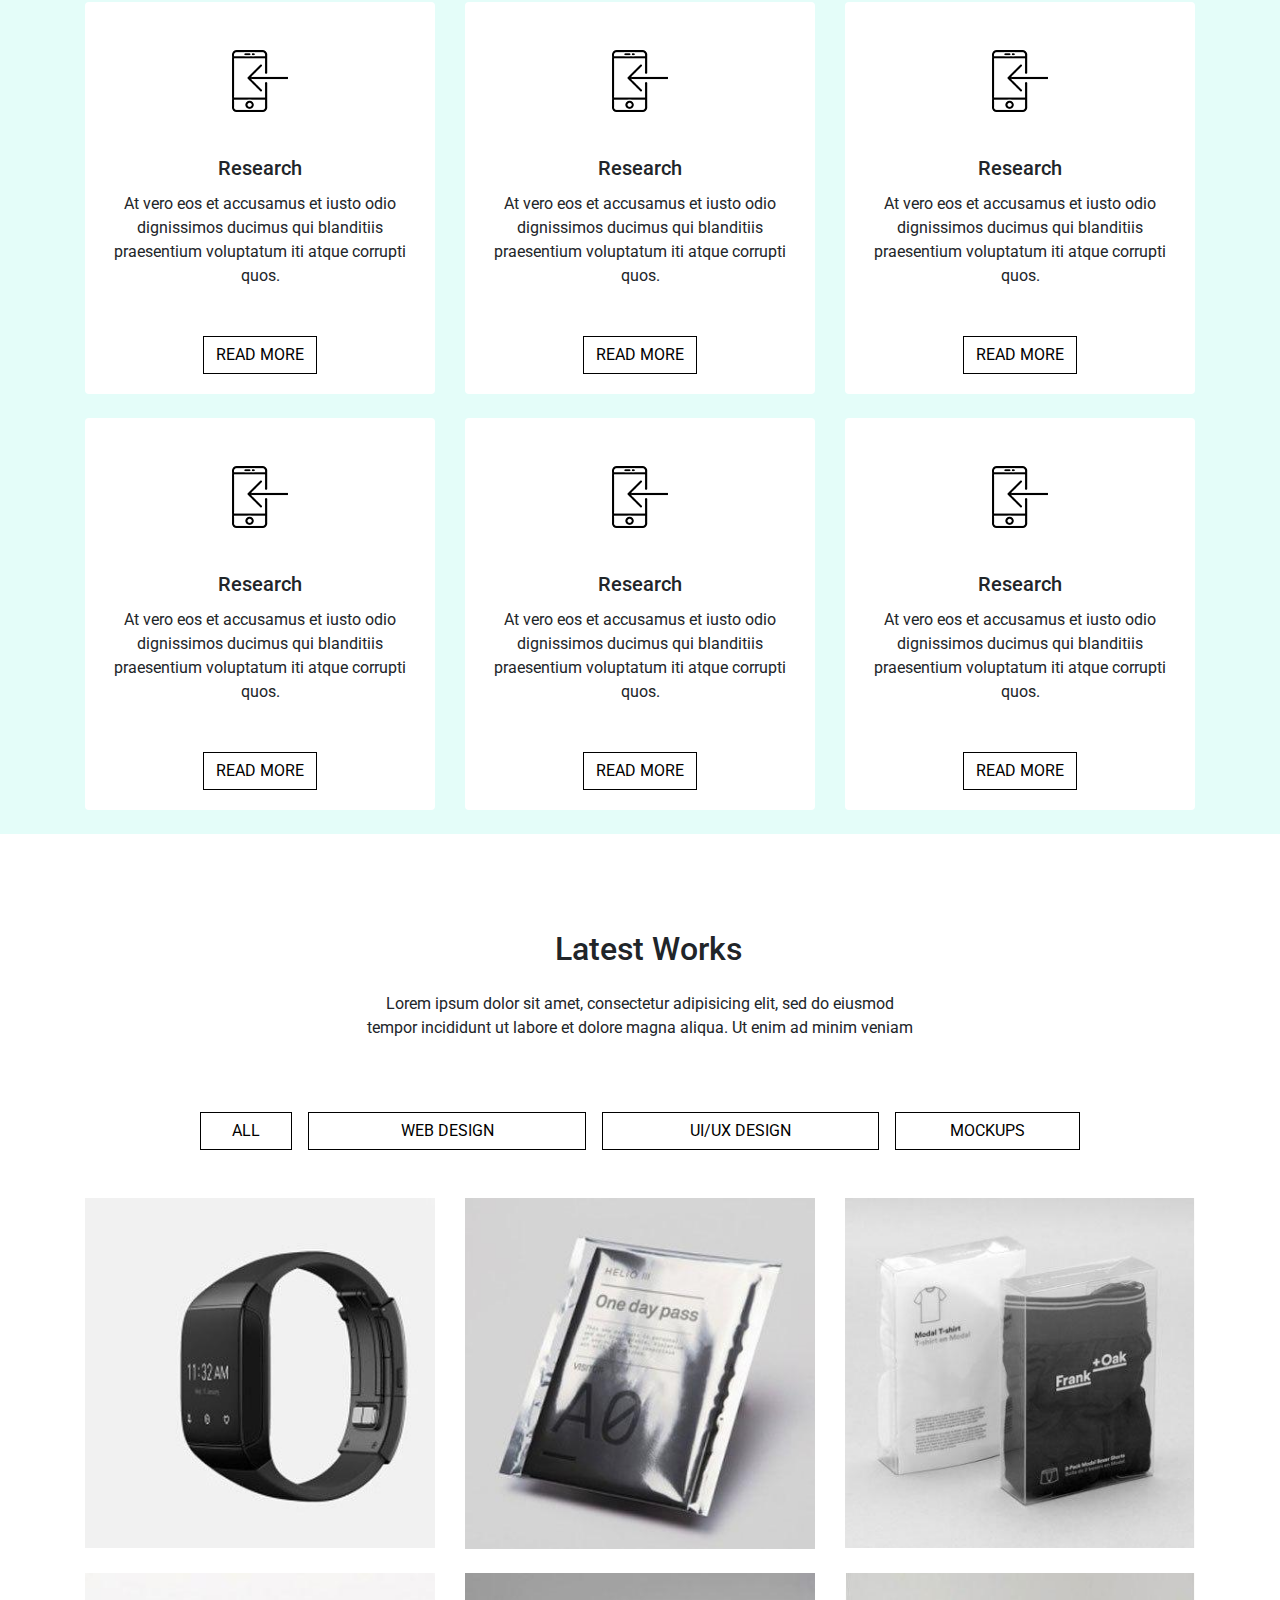
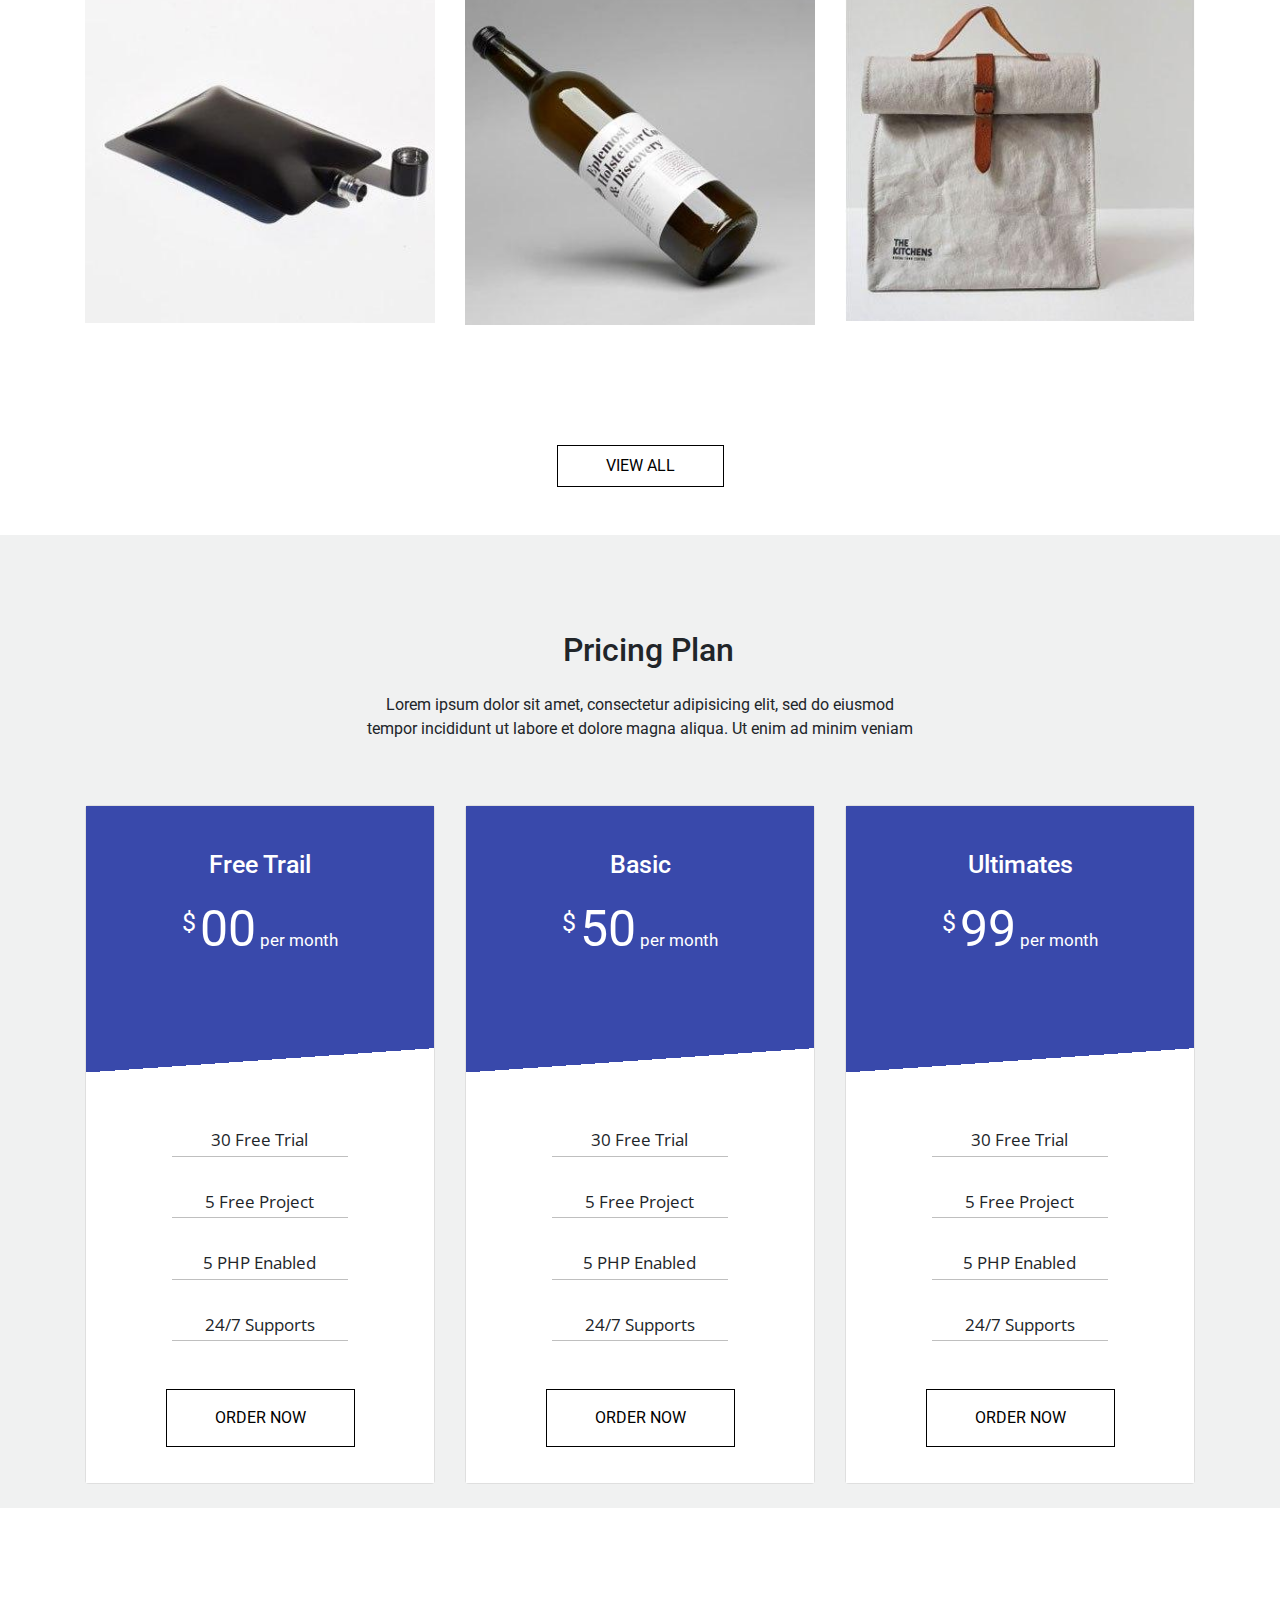
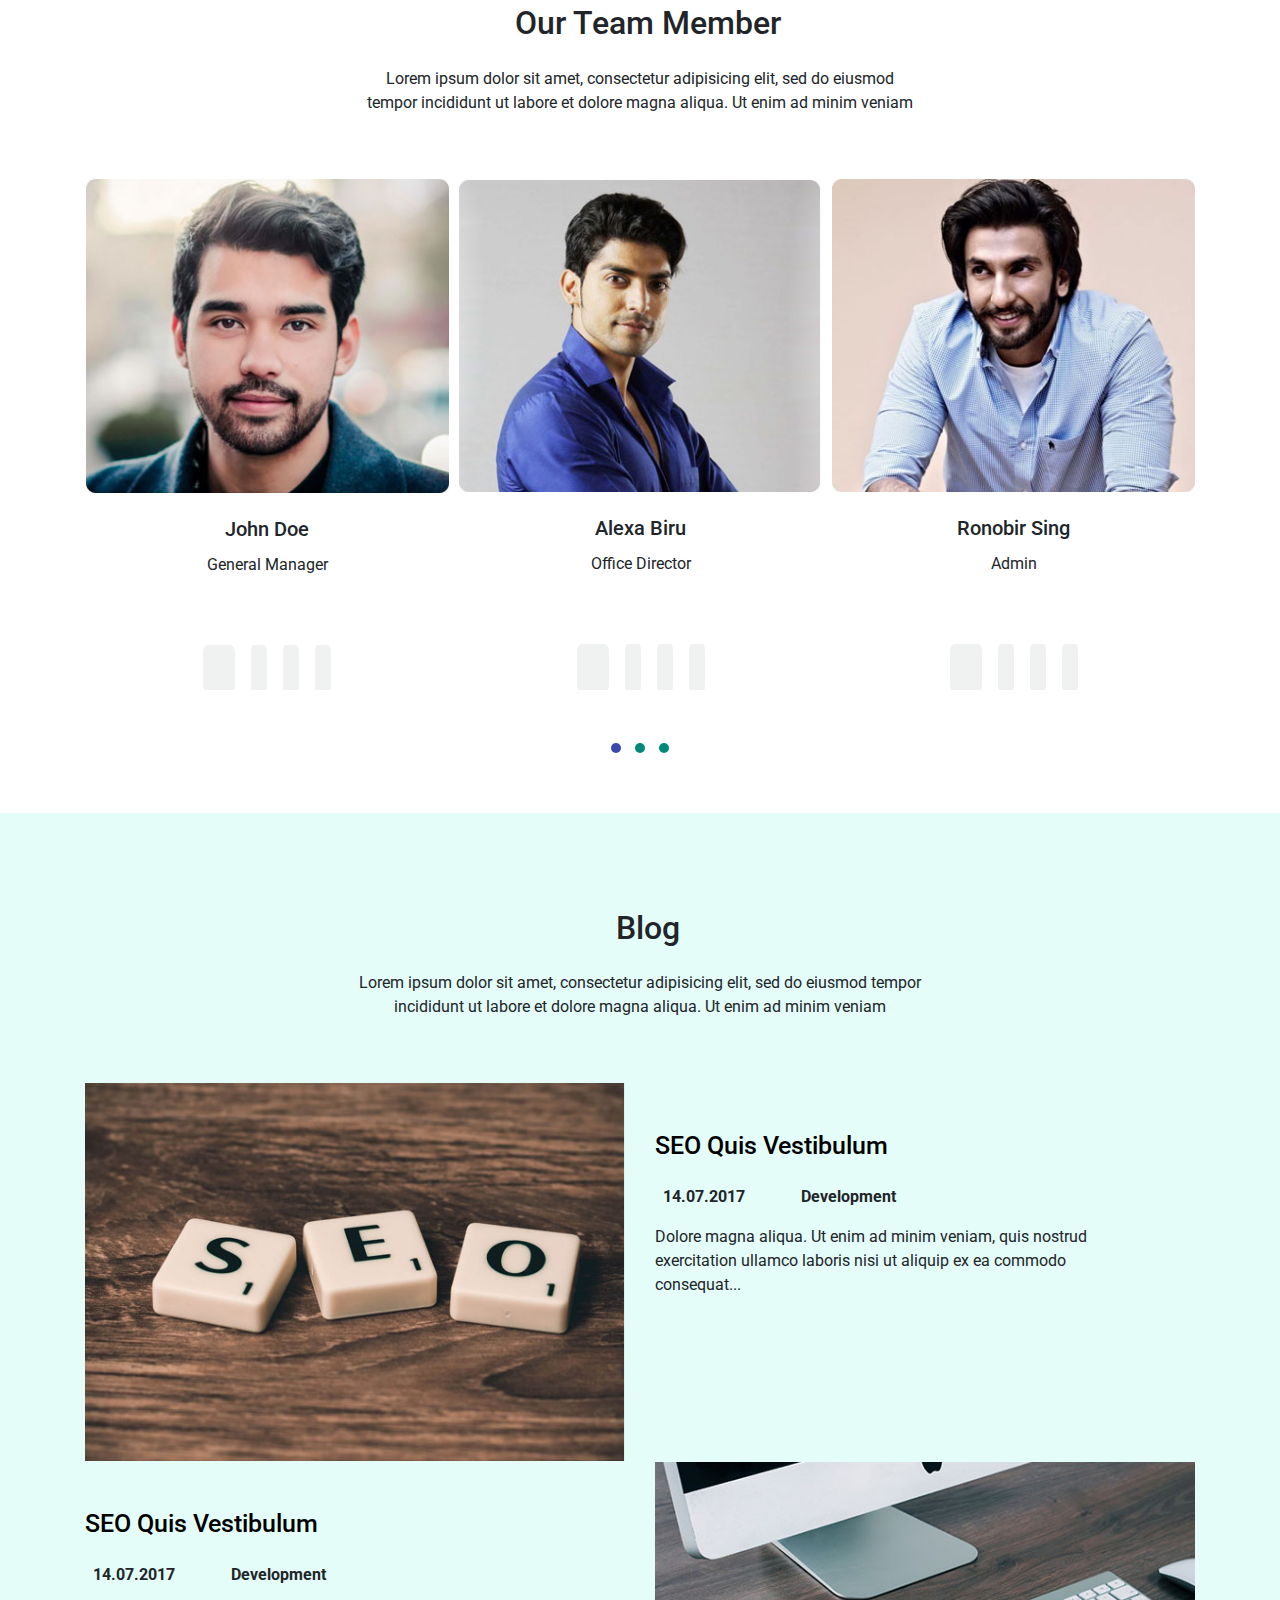
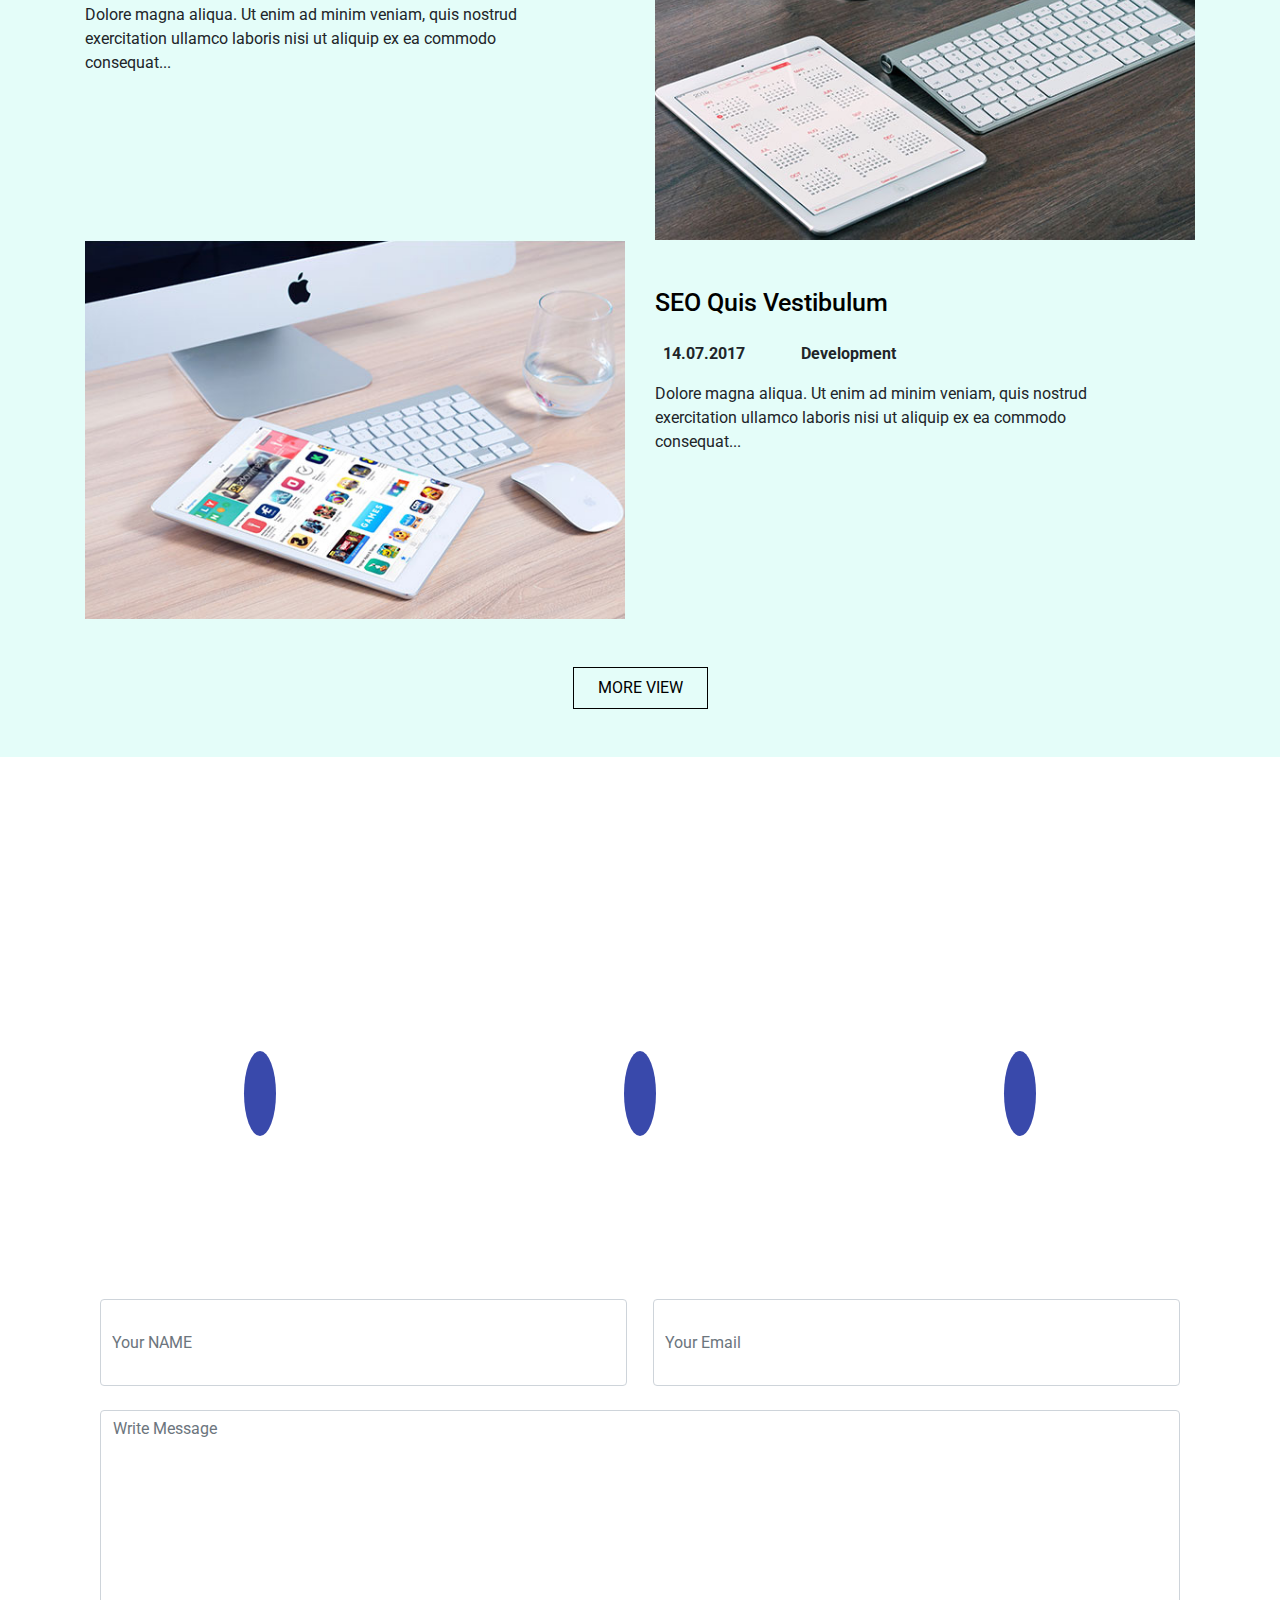
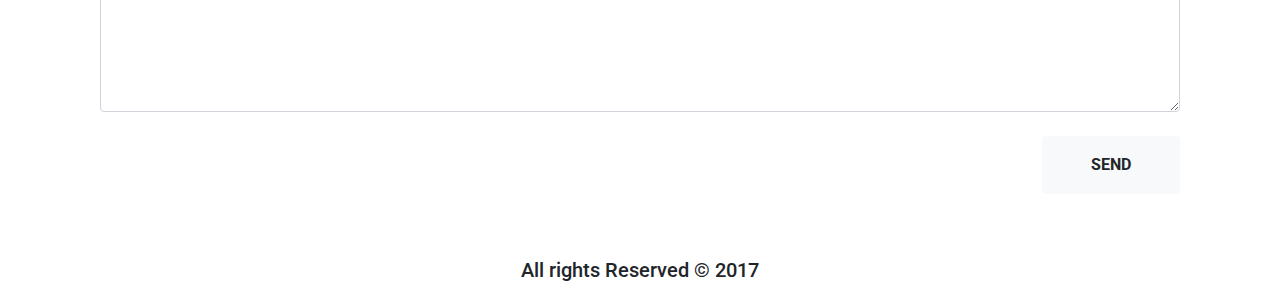
<file: Web project/index.html>
<!DOCTYPE html>
<html lang="en">
<head>
    <meta charset="UTF-8">
    <meta name="viewport" content="width=device-width, initial-scale=1.0">
    <link rel="stylesheet" href="https://stackpath.bootstrapcdn.com/bootstrap/4.4.1/css/bootstrap.min.css" integrity="sha384-Vkoo8x4CGsO3+Hhxv8T/Q5PaXtkKtu6ug5TOeNV6gBiFeWPGFN9MuhOf23Q9Ifjh" crossorigin="anonymous">
	<script src="https://ajax.googleapis.com/ajax/libs/jquery/2.2.4/jquery.min.js"></script>
	<script src="https://stackpath.bootstrapcdn.com/bootstrap/4.5.0/js/bootstrap.min.js" integrity="sha384-wfSDF2E50Y2D1uUdj0O3uMBJnjuUD4Ih7YwaYd1iqfktj0Uod8GCExl3Og8ifwB6" crossorigin="anonymous"></script>
	<script src="js/owl.carousel.js"></script>
    <link rel="stylesheet" href="css/owl.carousel.min.css">
    <link rel="stylesheet" href="css/owl.theme.default.min.css">
    <link rel="stylesheet" href="https://use.fontawesome.com/releases/v5.7.2/css/all.css" integrity="sha384-fnmOCqbTlWIlj8LyTjo7mOUStjsKC4pOpQbqyi7RrhN7udi9RwhKkMHpvLbHG9Sr" crossorigin="anonymous"/>
    <link href="https://fonts.googleapis.com/css2?family=Open+Sans:wght@600&display=swap" rel="stylesheet">
    <link href="https://fonts.googleapis.com/css2?family=Roboto:ital,wght@0,300;0,400;0,500;0,700;1,100;1,300;1,400;1,500&display=swap" rel="stylesheet">
    <link rel="stylesheet" href="css/styles.css">
    <title>Document</title>
</head>
<body>
   <header class="container-fluid p-0">
       <div class="container my-3 p-0">
        <nav class="navbar navbar-expand-lg navbar-light bg-white">
            <a class="navbar-brand" href="#">Your Logo</a>
            <button class="navbar-toggler" type="button" data-toggle="collapse" data-target="#navbarSupportedContent" aria-controls="navbarSupportedContent" aria-expanded="false" aria-label="Toggle navigation">
              <span class="navbar-toggler-icon"></span>
            </button>
          
            <div class="collapse navbar-collapse" id="navbarSupportedContent">
              <ul class="navbar-nav ml-auto">
                <li class="nav-item active">
                  <a class="nav-link" href="#">Home <span class="sr-only">(current)</span></a>
                </li>
                <li class="nav-item">
                  <a class="nav-link" href="#">About</a>
                </li>
                <li class="nav-item">
                    <a class="nav-link" href="#">Servicing</a>
                  </li>
                  <li class="nav-item">
                    <a class="nav-link" href="#">Portfolio</a>
                  </li>
                  <li class="nav-item">
                    <a class="nav-link" href="#">Blog</a>
                  </li>
                  <li class="nav-item">
                    <a class="nav-link" href="#">Contact us</a>
                  </li>
              </ul>
              <form class="form-inline ml-xl-2 my-2 my-lg-0 d-none d-lg-block">
                <input class="form-control mr-sm-2" type="search" placeholder="Search..." aria-label="Search">
                <button class="btn p-0" type="submit">
                    <i class="fas fa-search"></i>
                </button>
              </form>
            </div>
          </nav>
       </div>
       <div class="container-fluid bg pb-5">
           <div class="container pt-5 pb-5 mb-5">
                <h1 class="text-center pt-5 pb-3 mt-5">Web development project</h1>
                <h2 class="text-center mt-3 pb-4">Very suitable to support all web development projects</h2>
                <div class="buttons d-flex justify-content-center pt-5 mb-5 pb-4">
                    <button class="mr-3 px-5 py-2" type="button" class="">our services</button>
                    <button class="px-5 py-2" type="button" class="">hire is now</button>
                </div>
                <a class="arrow d-flex justify-content-center"href=""></a>  
           </div>
      </div>
   </header>
   <section class="container-fluid pt-5 description">
    <div class="container px-0">
      <div class="col-md-6 offset-md-3 px-0 pt-5 text-center">
        <h2 class="ml-3 mb-4">Abous Us</h2>
        <p class="pb-5">Lorem ipsum dolor sit amet, consectetur adipisicing elit, sed do eiusmod tempor incididunt ut labore et dolore magna aliqua. Ut enim ad minim veniam</p>
      </div>
      <div class="card-group mb-5">
        <div class="card pb-5">
          <div class="card-body">
            <div class="pict_1 mb-4"></div>
            <h5 class="card-title text-center">Awesome Icons</h5>
            <p class="card-text text-center pb-5">Lorem ipsum dolor sit amet, consectetur adipisicing elit, sed do eiusmod tempor</p>
          </div>
        </div>
        <div class="card pb-5">
          <div class="card-body">
            <div class="pict_2 mb-4"></div>
            <h5 class="card-title text-center">One Page</h5>
            <p class="card-text text-center pb-5">Lorem ipsum dolor sit amet, consectetur adipisicing elit, sed do eiusmod tempor</p>
          </div>
        </div>
        <div class="card pb-5">
          <div class="card-body">
            <div class="pict_3 mb-4"></div>
            <h5 class="card-title text-center">Fully Responsive</h5>
            <p class="card-text text-center pb-5">Lorem ipsum dolor sit amet, consectetur adipisicing elit, sed do eiusmod tempor</p>
          </div>
        </div>
      </div>
    </div>
  </section>
  <section class="container-fluid services pt-5 mb-5">
    <div class="container">
      <div class="col-md-6 offset-md-3 px-0 pt-5 text-center">
        <h2 class="ml-3 mb-4">Our Services</h2>
        <p class="pb-5">Lorem ipsum dolor sit amet, consectetur adipisicing elit, sed do eiusmod tempor incididunt ut labore et dolore magna aliqua. Ut enim ad minim veniam</p>
      </div>
      <div class="row d-flex flex-wrap text-center">
        <div class="col-md-4 mb-4">
          <div class="card">
              <div class="pict_4 mt-5"></div>
              <div class="card-body">
                <h5 class="card-title pt-4">Research</h5>
                <p class="card-text mb-5">At vero eos et accusamus et iusto odio dignissimos ducimus qui blanditiis praesentium voluptatum iti atque corrupti quos.</p>
                <a href="#" class="btn">Read more</a>
              </div>
          </div>
        </div> 
        <div class="col-md-4 mb-4">
          <div class="card">
              <div class="pict_4 mt-5"></div>
              <div class="card-body">
                <h5 class="card-title pt-4">Research</h5>
                <p class="card-text mb-5">At vero eos et accusamus et iusto odio dignissimos ducimus qui blanditiis praesentium voluptatum iti atque corrupti quos.</p>
                <a href="#" class="btn">Read more</a>
              </div>
          </div>
        </div>
        <div class="col-md-4 mb-4">
          <div class="card">
              <div class="pict_4 mt-5"></div>
              <div class="card-body">
                <h5 class="card-title pt-4">Research</h5>
                <p class="card-text mb-5">At vero eos et accusamus et iusto odio dignissimos ducimus qui blanditiis praesentium voluptatum iti atque corrupti quos.</p>
                <a href="#" class="btn">Read more</a>
              </div>
          </div>
        </div>
        <div class="col-md-4 mb-4">
          <div class="card">
              <div class="pict_4 mt-5"></div>
              <div class="card-body">
                <h5 class="card-title pt-4">Research</h5>
                <p class="card-text mb-5">At vero eos et accusamus et iusto odio dignissimos ducimus qui blanditiis praesentium voluptatum iti atque corrupti quos.</p>
                <a href="#" class="btn">Read more</a>
              </div>
          </div>
        </div>
        <div class="col-md-4 mb-4">
          <div class="card">
              <div class="pict_4 mt-5"></div>
              <div class="card-body">
                <h5 class="card-title pt-4">Research</h5>
                <p class="card-text mb-5">At vero eos et accusamus et iusto odio dignissimos ducimus qui blanditiis praesentium voluptatum iti atque corrupti quos.</p>
                <a href="#" class="btn">Read more</a>
              </div>
          </div>
        </div>
        <div class="col-md-4 mb-4">
          <div class="card">
              <div class="pict_4 mt-5"></div>
              <div class="card-body">
                <h5 class="card-title pt-4">Research</h5>
                <p class="card-text mb-5">At vero eos et accusamus et iusto odio dignissimos ducimus qui blanditiis praesentium voluptatum iti atque corrupti quos.</p>
                <a href="#" class="btn">Read more</a>
              </div>
          </div>
        </div>
      </div>
    </div>
  </div>  
  </section>
  <section class="container-fluid l_works">
    <div class="container">
      <div class="col-md-6 offset-md-3 px-0 pt-5 text-center">
        <h2 class="ml-3 mb-4">Latest Works</h2>
        <p class="pb-4">Lorem ipsum dolor sit amet, consectetur adipisicing elit, sed do eiusmod tempor incididunt ut labore et dolore magna aliqua. Ut enim ad minim veniam</p>
      </div>
      <div class="works_buttons d-md-flex justify-content-center my-5 text-center list-unstyled">
        <a class="col-sm-12 col-md-1 col-lg-1 my-1 my-md-0 mx-md-2 btn btn-light" href="#" role="button">All</a>
        <a class="col-sm-12 col-md-3 col-lg-3 my-1 my-md-0 mx-md-2 btn btn-light" href="#" role="button">Web Design</a>
        <a class="col-sm-12 col-md-3 col-lg-3 my-1 my-md-0 mx-md-2 btn btn-light" href="#" role="button">UI/UX Design</a>
        <a class="col-sm-12 col-md-2 col-lg-2 my-1 my-md-0 mx-md-2 btn btn-light" href="#" role="button">Mockups</a>
      </div>
        <div class="work_pict row p-0 mb-5">
          <div class="col-md-4 mb-4">
            <div class="card">
              <img src="img/watch.jpg" alt="watch">
              <div class="card_info">
                <h5>Hand Watch</h5>
                <p>ui/ux design</p>
              </div>
            </div>
          </div>  
          <div class="col-md-4 mb-4">
            <div class="card">
              <img src="img/tea_bag.jpg" alt="tea">
              <div class="card_info">
                <h5>Hand Watch</h5>
                <p>ui/ux design</p>
              </div>
            </div>
          </div>
          <div class="col-md-4 mb-4">
            <div class="card">
              <img src="img/cloth.jpg" alt="cloth">
              <div class="card_info">
                <h5>Hand Watch</h5>
                <p>ui/ux design</p>
              </div>
            </div>
          </div>
          <div class="col-md-4 mb-4">
            <div class="card">
              <img src="img/flask.jpg" alt="flask">
              <div class="card_info">
                <h5>Hand Watch</h5>
                <p>ui/ux design</p>
              </div>
            </div>
          </div> 
          <div class="col-md-4 mb-4">
            <div class="card">
              <img src="img/bootle.jpg" alt="bootle">
              <div class="card_info">
                <h5>Hand Watch</h5>
                <p>ui/ux design</p>
              </div>
            </div>
          </div> 
          <div class="col-md-4 mb-4">
            <div class="card">
              <img src="img/bag.jpg" alt="bag">
              <div class="card_info">
                <h5>Hand Watch</h5>
                <p>ui/ux design</p>
              </div>
            </div>
          </div> 
        </div>
        <div class="d-flex justify-content-center">
           <button class="btn px-5 py-2 my-5" type="button">View all</button>
        </div>     
    </div>  
  </section>
  <section class="container-fluid pt-5 p_plan">
    <div class="container">
      <div class="col-md-6 offset-md-3 px-0 pt-5 text-center">
        <h2 class="ml-3 mb-4">Pricing Plan</h2>
        <p class="pb-5">Lorem ipsum dolor sit amet, consectetur adipisicing elit, sed do eiusmod tempor incididunt ut labore et dolore magna aliqua. Ut enim ad minim veniam</p>
      </div>
      <div class="plan_order row">
        <div class="col-md-4 mb-4">
          <div class="card text-center">
              <div class="card-body">
                <h5 class="card-title pt-4">Free Trail</h5>
                <p class="card-text mb-5 pb-4"><span class="dollar">$</span><span>00</span> per month</p>
                <ul class="col-md-8 offset-md-2 pt-md-5 list-unstyled">
                  <li class="pt-md-4 mt-xl-3">30 Free Trial</li>
                  <li>5 Free Project</li>
                  <li>5 PHP Enabled</li>
                  <li>24/7 Supports</li>
                </ul>
                <a href="#" class="btn my-3 px-5 py-3">Order Now</a>
              </div>
          </div>
        </div>
        <div class="col-md-4 mb-4">
          <div class="card text-center">
              <div class="card-body">
                <h5 class="card-title pt-4">Basic</h5>
                <p class="card-text mb-5 pb-4"><span class="dollar">$</span><span>50</span> per month</p>
                <ul class="col-md-8 offset-md-2 pt-md-5 list-unstyled">
                  <li class="pt-md-4 mt-xl-3">30 Free Trial</li>
                  <li>5 Free Project</li>
                  <li>5 PHP Enabled</li>
                  <li>24/7 Supports</li>
                </ul>
                <a href="#" class="btn my-3 px-5 py-3">Order Now</a>
              </div>
            </div>
          </div>
          <div class="col-md-4 mb-4">
            <div class="card text-center">
                <div class="card-body">
                  <h5 class="card-title pt-4">Ultimates</h5>
                  <p class="card-text mb-5 pb-4"><span class="dollar">$</span><span>99</span> per month</p>
                  <ul class="col-md-8 offset-md-2 pt-md-5 list-unstyled">
                    <li class="pt-md-4 mt-xl-3">30 Free Trial</li>
                    <li>5 Free Project</li>
                    <li>5 PHP Enabled</li>
                    <li>24/7 Supports</li>
                  </ul>
                  <a href="#" class="btn my-3 px-5 py-3">Order Now</a>
                </div>
            </div>
          </div>  
      </div>
    </div>  
  </section>
  <section class="container-fluid pt-5 our_team">
    <div class="container">
      <div class="col-md-6 offset-md-3 px-0 pt-5 text-center">
        <h2 class="ml-3 mb-4">Our Team Member</h2>
        <p class="pb-5">Lorem ipsum dolor sit amet, consectetur adipisicing elit, sed do eiusmod tempor incididunt ut labore et dolore magna aliqua. Ut enim ad minim veniam</p>
      </div>
      <div class="owl-carousel owl-theme mb-5">
        <div class="card text-center">
          <div class="card-body p-0">
            <img src="img/man_1.jpg" alt="John Doe">
            <h5 class="card-title pt-4">John Doe</h5>
            <p class="card-text mb-5 pb-4">General Manager</p>
            <div class="memb_soc">
              <i class="fab fa-facebook-f mb-sm-3 ml-md-1 mx-lg-2 px-3 py-2"></i>
              <i class="fab fa-twitter ml-md-1 px-2 py-2 mx-lg-2"></i>
              <i class="fas fa-comments ml-md-1 px-2 py-2 mx-lg-2"></i>
              <i class="fab fa-dribbble ml-md-1 px-2 py-2 mx-lg-2"></i>
            </div>
          </div>
        </div>
        <div class="card text-center">
          <div class="card-body p-0">
            <img src="img/man_2.jpg" alt="Alexa Biru">
            <h5 class="card-title pt-4">Alexa Biru</h5>
            <p class="card-text mb-5 pb-4">Office Director</p>
            <div class="memb_soc">
              <i class="fab fa-facebook-f mb-sm-3 ml-md-1 mx-lg-2 px-3 py-2"></i>
              <i class="fab fa-twitter ml-md-1 px-2 py-2 mx-lg-2"></i>
              <i class="fas fa-comments ml-md-1 px-2 py-2 mx-lg-2"></i>
              <i class="fab fa-dribbble ml-md-1 px-2 py-2 mx-lg-2"></i>
            </div>
          </div>
        </div>
        <div class="card text-center">
          <div class="card-body p-0">
            <img src="img/man_3.jpg" alt="Ronobir Sing">
            <h5 class="card-title pt-4">Ronobir Sing</h5>
            <p class="card-text mb-5 pb-4">Admin</p>
            <div class="memb_soc">
              <i class="fab fa-facebook-f mb-sm-3 ml-md-1 mx-lg-2 px-3 py-2"></i>
              <i class="fab fa-twitter ml-md-1 px-2 py-2 mx-lg-2"></i>
              <i class="fas fa-comments ml-md-1 px-2 py-2 mx-lg-2"></i>
              <i class="fab fa-dribbble ml-md-1 px-2 py-2 mx-lg-2"></i>
            </div>
          </div>
        </div>
        <div class="card text-center">
          <div class="card-body p-0">
            <img src="img/man_1.jpg" alt="John Doe">
            <h5 class="card-title pt-4">John Doe</h5>
            <p class="card-text mb-5 pb-4">General Manager</p>
            <div class="memb_soc">
              <i class="fab fa-facebook-f mb-sm-3 ml-md-1 mx-lg-2 px-3 py-2"></i>
              <i class="fab fa-twitter ml-md-1 px-2 py-2 mx-lg-2"></i>
              <i class="fas fa-comments ml-md-1 px-2 py-2 mx-lg-2"></i>
              <i class="fab fa-dribbble ml-md-1 px-2 py-2 mx-lg-2"></i>
            </div>
          </div>
        </div>
        <div class="card text-center">
          <div class="card-body p-0">
            <img src="img/man_2.jpg" alt="Alexa Biru">
            <h5 class="card-title pt-4">Alexa Biru</h5>
            <p class="card-text mb-5 pb-4">Office Director</p>
            <div class="memb_soc">
              <i class="fab fa-facebook-f mb-sm-3 ml-md-1 mx-lg-2 px-3 py-2"></i>
              <i class="fab fa-twitter ml-md-1 px-2 py-2 mx-lg-2"></i>
              <i class="fas fa-comments ml-md-1 px-2 py-2 mx-lg-2"></i>
              <i class="fab fa-dribbble ml-md-1 px-2 py-2 mx-lg-2"></i>
            </div>
          </div>
        </div>
        <div class="card text-center">
          <div class="card-body p-0">
            <img src="img/man_3.jpg" alt="Ronobir Sing">
            <h5 class="card-title pt-4">Ronobir Sing</h5>
            <p class="card-text mb-5 pb-4">Admin</p>
            <div class="memb_soc">
              <i class="fab fa-facebook-f mb-sm-3 ml-md-1 mx-lg-2 px-3 py-2"></i>
              <i class="fab fa-twitter ml-md-1 px-2 py-2 mx-lg-2"></i>
              <i class="fas fa-comments ml-md-1 px-2 py-2 mx-lg-2"></i>
              <i class="fab fa-dribbble ml-md-1 px-2 py-2 mx-lg-2"></i>
            </div>
          </div>
        </div>
        <div class="card text-center">
          <div class="card-body p-0">
            <img src="img/man_1.jpg" alt="John Doe">
            <h5 class="card-title pt-4">John Doe</h5>
            <p class="card-text mb-5 pb-4">General Manager</p>
            <div class="memb_soc">
              <i class="fab fa-facebook-f mb-sm-3 ml-md-1 mx-lg-2 px-3 py-2"></i>
              <i class="fab fa-twitter ml-md-1 px-2 py-2 mx-lg-2"></i>
              <i class="fas fa-comments ml-md-1 px-2 py-2 mx-lg-2"></i>
              <i class="fab fa-dribbble ml-md-1 px-2 py-2 mx-lg-2"></i>
            </div>
          </div>
        </div>
        <div class="card text-center">
          <div class="card-body p-0">
            <img src="img/man_2.jpg" alt="Alexa Biru">
            <h5 class="card-title pt-4">Alexa Biru</h5>
            <p class="card-text mb-5 pb-4">Office Director</p>
            <div class="memb_soc">
              <i class="fab fa-facebook-f mb-sm-3 ml-md-1 mx-lg-2 px-3 py-2"></i>
              <i class="fab fa-twitter ml-md-1 px-2 py-2 mx-lg-2"></i>
              <i class="fas fa-comments ml-md-1 px-2 py-2 mx-lg-2"></i>
              <i class="fab fa-dribbble ml-md-1 px-2 py-2 mx-lg-2"></i>
            </div>
          </div>
        </div>
        <div class="card text-center">
          <div class="card-body p-0">
            <img src="img/man_3.jpg" alt="Ronobir Sing">
            <h5 class="card-title pt-4">Ronobir Sing</h5>
            <p class="card-text mb-5 pb-4">Admin</p>
            <div class="memb_soc">
              <i class="fab fa-facebook-f mb-sm-3 ml-md-1 mx-lg-2 px-3 py-2"></i>
              <i class="fab fa-twitter ml-md-1 px-2 py-2 mx-lg-2"></i>
              <i class="fas fa-comments ml-md-1 px-2 py-2 mx-lg-2"></i>
              <i class="fab fa-dribbble ml-md-1 px-2 py-2 mx-lg-2"></i>
            </div>
          </div>
        </div>
      </div>  
    </div>
  </section>
  <section class="container-fluid pt-5 d-none d-lg-block blog">
    <div class="container p-0">
      <div class="col-md-6 offset-md-3 px-0 pt-5 text-center">
        <h2 class="ml-3 mb-4">Blog</h2>
        <p class="pb-5">Lorem ipsum dolor sit amet, consectetur adipisicing elit, sed do eiusmod tempor incididunt ut labore et dolore magna aliqua. Ut enim ad minim veniam</p>
      </div>
      <div class="blog_info d-flex justify-content-start">
        <div class="col-md-6 photo">
          <img src="img/seo.jpg" alt="">
        </div>
        <div class="col-md-5 blog_text mt-5">
          <h5 class="mb-4"><a href="">SEO Quis Vestibulum</a></h5>
          <div class="info_dates row no-gutters">
            <i class="far fa-calendar-alt"></i><p class="ml-2">14.07.2017</p>
            <i class="far fa-file ml-5"></i><p class="ml-2">Development</p>
          </div>
          <p>Dolore magna aliqua. Ut enim ad minim veniam, quis nostrud exercitation ullamco laboris nisi ut aliquip ex ea commodo consequat...</p>
        </div>
      </div>
      <div class="blog_info d-flex justify-content-between">
        <div class="col-md-5 blog_text mt-5 mr-4">
          <h5 class="mb-4"><a href="">SEO Quis Vestibulum</a></h5>
          <div class="info_dates row no-gutters">
            <i class="far fa-calendar-alt"></i><p class="ml-2">14.07.2017</p>
            <i class="far fa-file ml-5"></i><p class="ml-2">Development</p>
          </div>
          <p>Dolore magna aliqua. Ut enim ad minim veniam, quis nostrud exercitation ullamco laboris nisi ut aliquip ex ea commodo consequat...</p>
        </div>
        <div class="col-md-6 photo ml-5">
          <img src="img/gadgets_1.jpg" alt="gadget">
        </div>
      </div>
      <div class="blog_info d-flex justify-content-start">
        <div class="col-md-6 photo">
          <img src="img/gadgets_2.jpg" alt="gadget">
        </div>
        <div class="col-md-5 blog_text mt-5">
          <h5 class="mb-4"><a href="">SEO Quis Vestibulum</a></h5>
          <div class="info_dates row no-gutters">
            <i class="far fa-calendar-alt"></i><p class="ml-2">14.07.2017</p>
            <i class="far fa-file ml-5"></i><p class="ml-2">Development</p>
          </div>
          <p>Dolore magna aliqua. Ut enim ad minim veniam, quis nostrud exercitation ullamco laboris nisi ut aliquip ex ea commodo consequat...</p>
        </div>
      </div>
      <div class="d-flex justify-content-center">
        <button class="btn px-4 py-2 my-5" type="button">More view</button>
     </div>
    </div>
  </section>
  <section class="container-fluid pt-5 contact">
    <div class="container">
      <div class="col-md-6 offset-md-3 px-0 pt-5 text-center">
        <h2 class="ml-3 mb-4">Contact Us</h2>
        <p class="pb-5">Lorem ipsum dolor sit amet, consectetur adipisicing elit, sed do eiusmod tempor incididunt ut labore et dolore magna aliqua. Ut enim ad minim veniam</p>
      </div>
      <div class="adress row mt-5 mb-5">
        <div class="col-md-4 mb-4">
          <div class="card text-center">
            <div class="card-body p-0">
              <i class="fas fa-street-view p-3"></i>
              <a href="#" class="d-block mt-4 mb-0">Nobinagar savar, Dhaka
                <p>Bangladesh</p>
              </a>
            </div>
          </div>
        </div>
        <div class="phone col-md-4 mb-4">
          <div class="card text-center">
            <div class="card-body p-0">
              <i class="fa fa-phone p-3"></i>
              <a href="#" class="d-block mt-4 mb-0">+8801743331996</a>
              <a href="#" class="mb-0">+8801928737807</a>
            </div>
          </div>
        </div>
        <div class="email col-md-4 mb-4">
          <div class="card text-center">
            <div class="card-body p-0">
              <i class="far fa-envelope p-3"></i>
              <a href="#" class="d-block mt-4 mb-0">quikmasud@gmail.com</a>
              <a href="#" class="mb-0">quikmasud@yahoo.com</a>
            </div>
          </div>
        </div>
      </div>
      <form class="container">
        <div class="form-row mb-4">
          <div class="col mr-3">
            <input type="text" class="form-control" placeholder="Your NAME">
          </div>
          <div class="col">
            <input type="email" name="email" class="form-control" placeholder="Your Email">
          </div>
        </div>
        <div class="form-group mb-4">
          <textarea class="col form-control" id="exampleFormControlTextarea1" rows="12" placeholder="Write Message"></textarea>
        </div>
        <div class="form-group d-flex justify-content-end">
            <button type="submit" class="btn btn-light px-5 py-3 mb-5">Send</button>
        </div>
      </form>
    </div>
  </section>
  <footer class="container-fluid">
    <div class="container d-flex justify-content-center my-3">
      <h5>All rights Reserved © 2017</h5>
    </div>
  </footer>
  <script>
    $('.owl-carousel').owlCarousel({
        loop:true,
        autoplay:true,
			  autoplayTimeout:2000, 
        dots:true,
        margin:10,
        nav:false, 
        responsive:{ 
            0:{
                items:1

            },
            600:{
                items:2
            },
            1000:{
                items:3
            }
        }
    });
  </script>     
</body>
</html>
</file>
<file: golden/css/style.css>
html, body, div, span, applet, object, iframe,
h1, h2, h3, h4, h5, h6, p, blockquote, pre,
a, abbr, acronym, address, big, cite, code,
del, dfn, em, img, ins, kbd, q, s, samp,
small, strike, strong, sub, sup, tt, var, u, i, center,
dl, dt, dd, ol, ul, li,
fieldset, form, label, legend,
table, caption, tbody, tfoot, thead, tr, th, td,
article, aside, canvas, details, embed,
figure, figcaption, footer, header, hgroup,
menu, nav, output, ruby, section, summary,
time, mark, audio, video {
  margin: 0;
  padding: 0;
  border: 0;
  font-size: 100%;
  font: inherit;
  vertical-align: baseline;
}

/* HTML5 display-role reset for older browsers */
article, aside, details, figcaption, figure,
footer, header, hgroup, menu, nav, section {
  display: block;
}

body {
  line-height: 1;
}

ol, ul {
  list-style: none;
}

blockquote, q {
  quotes: none;
}

blockquote:before, blockquote:after,
q:before, q:after {
  content: '';
  content: none;
}

table {
  border-collapse: collapse;
  border-spacing: 0;
}

body {
  margin: 0;
}

*,
*:before,
*:after {
  -webkit-box-sizing: border-box;
          box-sizing: border-box;
}

@font-face {
  font-family: "Droid_Serif";
  src: url("../fonts/Droid_Serif/DroidSerif-Bold.ttf") format("truetype"), url("../fonts/Droid_Serif/DroidSerif-BoldItalic.ttf") format("truetype"), url("../fonts/Droid_Serif/DroidSerif-Italic.ttf") format("truetype"), url("../fonts/Droid_Serif/DroidSerif-Regular.ttf") format("truetype");
  font-weight: normal;
  font-style: normal;
}

@font-face {
  font-family: "England";
  src: url("../fonts/England_Hand_DB/england.ttf") format("truetype");
  font-weight: normal;
  font-style: normal;
}

.section--services, .section--portfolio, .section--about, .section--team, .section--contacts {
  padding: 118px 0 122px 0;
}

.header .container, .section--services .container, .section--portfolio .container, .section--about .container, .section--team .container, .section--logos .container, .section--contacts .container, .footer .container {
  width: 100%;
  max-width: 1200px;
  margin: 0 auto;
  text-align: center;
}

.section--services .container .section__title, .section--portfolio .container .section__title, .section--about .container .section__title, .section--team .container .section__title, .section--contacts .container .section__title {
  font-family: 'Montserrat';
  font-weight: bold;
  font-size: 40px;
}

.section--services .container .section__subtitle, .section--portfolio .container .section__subtitle, .section--about .container .section__subtitle, .section--team .container .section__subtitle, .section--contacts .container .section__subtitle {
  margin: 20px 0 80px 0;
  color: #a2a2a2;
  font-family: 'Droid_Serif';
  font-style: italic;
  font-size: 16px;
}

.header .container .header__intro .btn, .section--contacts .container .btn {
  display: inline-block;
  padding: 25px 51px;
  border-radius: 5px;
  background-color: #fed136;
  color: #ffffff;
  font-family: 'Montserrat';
  font-weight: bold;
  font-size: 16px;
  text-decoration: none;
  text-transform: uppercase;
  -webkit-transition: all 0.2s;
  transition: all 0.2s;
}

.header .container .header__intro .btn:hover, .section--contacts .container .btn:hover {
  background: #ffffff;
  color: #000;
  -webkit-transition: all 0.2s;
  transition: all 0.2s;
}

.header {
  padding: 40px 0 160px 0;
  background: url(../img/header_bgr.png), -webkit-gradient(linear, left top, left bottom, from(rgba(11, 10, 10, 0.5))), center;
  background: url(../img/header_bgr.png), linear-gradient(rgba(11, 10, 10, 0.5)), center;
  background-size: cover;
  background-attachment: fixed;
  background-blend-mode: multiply;
}

.header .container .header__inner {
  display: -webkit-box;
  display: -ms-flexbox;
  display: flex;
  -ms-flex-pack: distribute;
      justify-content: space-around;
  -webkit-box-align: start;
      -ms-flex-align: start;
          align-items: start;
}

@media screen and (max-width: 1200px) {
  .header .container .header__inner {
    margin: 0 auto;
    -webkit-box-pack: justify;
        -ms-flex-pack: justify;
            justify-content: space-between;
    padding: 0 12%;
  }
}

.header .container .header__inner .logo {
  display: block;
  font-family: 'England';
  font-weight: bold;
  font-size: 40px;
  text-decoration: none;
  color: #fed136;
}

@media screen and (max-width: 1200px) {
  .header .container .header__inner .nav {
    -webkit-transform: scale(0);
            transform: scale(0);
    -webkit-transition: all 0.5s;
    transition: all 0.5s;
  }
  .header .container .header__inner .nav.active {
    -webkit-transform: translate(0%, 0%);
            transform: translate(0%, 0%);
    -webkit-transform: scale(1);
            transform: scale(1);
    -webkit-transition: all 0.5s;
    transition: all 0.5s;
  }
}

.header .container .header__inner .nav .nav__items {
  display: -webkit-box;
  display: -ms-flexbox;
  display: flex;
}

@media screen and (max-width: 1200px) {
  .header .container .header__inner .nav .nav__items {
    display: block;
  }
}

.header .container .header__inner .nav .nav__items .nav__item {
  list-style: none;
  text-transform: uppercase;
  margin-right: 40px;
  font-family: 'Montserrat';
  font-weight: 400;
  font-size: 14px;
  -webkit-transition: all .2s;
  transition: all .2s;
}

@media screen and (max-width: 1200px) {
  .header .container .header__inner .nav .nav__items .nav__item {
    padding: 5% 0;
    margin-right: 0;
  }
}

.header .container .header__inner .nav .nav__items .nav__item:hover {
  -webkit-transform: scale(1.2);
          transform: scale(1.2);
  -webkit-transition: all .1s;
  transition: all .1s;
}

.header .container .header__inner .nav .nav__items .nav__item a {
  text-decoration: none;
  color: #ffffff;
}

.header .container .header__inner .nav__btn {
  display: none;
  width: 30px;
  height: 30px;
  position: relative;
}

@media screen and (max-width: 1200px) {
  .header .container .header__inner .nav__btn {
    display: block;
    margin-top: 1%;
  }
}

.header .container .header__inner .nav__btn.active span:first-of-type {
  top: 50%;
  -webkit-transform: translate(-50%, -50%) rotate(45deg);
          transform: translate(-50%, -50%) rotate(45deg);
}

.header .container .header__inner .nav__btn.active span:nth-of-type(2) {
  opacity: 0;
}

.header .container .header__inner .nav__btn.active span:last-of-type {
  top: 50%;
  -webkit-transform: translate(-50%, -50%) rotate(-45deg);
          transform: translate(-50%, -50%) rotate(-45deg);
}

.header .container .header__inner .nav__btn span {
  left: 50%;
  -webkit-transform: translate(-50%);
          transform: translate(-50%);
  width: 30px;
  height: 2px;
  position: absolute;
  top: 0%;
  left: 50%;
  background-color: #ffffff;
  -webkit-transition: all 0.5s;
  transition: all 0.5s;
}

.header .container .header__inner .nav__btn span:nth-of-type(2) {
  top: calc(50% - 5px);
}

.header .container .header__inner .nav__btn span:nth-of-type(3) {
  top: calc(50% + 5px);
}

.header .container .header__intro {
  margin-top: 213px;
  display: -webkit-box;
  display: -ms-flexbox;
  display: flex;
  -webkit-box-pack: center;
      -ms-flex-pack: center;
          justify-content: center;
  text-align: center;
  color: #ffffff;
}

.header .container .header__intro .intro__subtitle {
  font-family: 'Droid_Serif';
  font-style: italic;
  font-size: 40px;
}

.header .container .header__intro .intro__title {
  font-family: 'Montserrat';
  font-weight: bold;
  font-size: 75px;
  text-transform: uppercase;
  margin: 52px 0 60px 0;
}

.section--services .container .services__items {
  display: -webkit-box;
  display: -ms-flexbox;
  display: flex;
  -webkit-box-pack: center;
      -ms-flex-pack: center;
          justify-content: center;
  padding: 0 115px;
}

@media screen and (max-width: 768px) {
  .section--services .container .services__items {
    display: block;
    width: 100%;
  }
}

.section--services .container .services__items .services__item:nth-child(2) {
  margin: 0 54px;
}

@media screen and (max-width: 768px) {
  .section--services .container .services__items .services__item:nth-child(2) {
    margin: 15% 0;
  }
}

.section--services .container .services__items .services__item .services__img {
  font-size: 40px;
  color: #fed136;
  width: 70px;
  height: 70px;
  border: #fed136 solid 3px;
  border-radius: 50%;
  margin: 0 auto 35px auto;
}

.section--services .container .services__items .services__item .services__img i {
  padding-top: 17%;
  padding-right: 1%;
}

.section--services .container .services__items .services__item .services__title {
  margin-bottom: 22px;
  font-family: 'Montserrat';
  font-weight: bold;
  font-size: 18px;
}

@media screen and (max-width: 992px) {
  .section--services .container .services__items .services__item .services__title {
    font-size: 16px;
    margin-bottom: 8%;
  }
}

.section--services .container .services__items .services__item .services__text {
  line-height: 1.5;
  font-family: 'Roboto Slab', serif;
  font-size: 14px;
  color: #a2a2a2;
}

.section--portfolio {
  background: #f7f7f7;
}

.section--portfolio .portfolio__items {
  display: -webkit-box;
  display: -ms-flexbox;
  display: flex;
  -ms-flex-wrap: wrap;
      flex-wrap: wrap;
  -webkit-box-pack: center;
      -ms-flex-pack: center;
          justify-content: center;
  padding: 0 15px;
}

.section--portfolio .portfolio__items .portfolio__item {
  margin-right: 35px;
  margin-bottom: 54px;
  -webkit-transition: all 0.3s;
  transition: all 0.3s;
}

.section--portfolio .portfolio__items .portfolio__item .portfolio__content {
  background: #ffffff;
  margin-top: -2px;
  padding: 30px 0;
}

.section--portfolio .portfolio__items .portfolio__item .portfolio__content .portfolio__title {
  font-family: 'Montserrat';
  font-weight: bold;
  font-size: 18px;
  margin-bottom: 8px;
}

.section--portfolio .portfolio__items .portfolio__item .portfolio__content .portfolio__text {
  font-family: 'Droid_Serif';
  font-style: italic;
  font-size: 14px;
  color: #959595;
}

.section--portfolio .portfolio__items .portfolio__item:hover {
  -webkit-box-shadow: 8px 8px 14px 0px rgba(50, 50, 50, 0.72);
          box-shadow: 8px 8px 14px 0px rgba(50, 50, 50, 0.72);
  -webkit-transform: scale(1.1);
          transform: scale(1.1);
  -webkit-transition: all 0.3s;
  transition: all 0.3s;
}

.section--about .container .about__items {
  padding: 0 110px;
}

@media screen and (max-width: 1200px) {
  .section--about .container .about__items {
    padding: 0 10%;
  }
}

.section--about .container .about__items .about__item {
  position: relative;
  display: -webkit-box;
  display: -ms-flexbox;
  display: flex;
  padding-bottom: 7%;
  -webkit-box-pack: center;
      -ms-flex-pack: center;
          justify-content: center;
}

@media screen and (max-width: 1200px) {
  .section--about .container .about__items .about__item {
    display: block;
  }
}

@media screen and (max-width: 1200px) {
  .section--about .container .about__items .about__item .about__img {
    display: none;
  }
}

.section--about .container .about__items .about__item:nth-child(3) .about__img img {
  -webkit-transform: translate(-29%, -29%) scale(0.8);
          transform: translate(-29%, -29%) scale(0.8);
}

.section--about .container .about__items .about__item:nth-child(5) .about__img {
  background: #fed136;
  display: -webkit-box;
  display: -ms-flexbox;
  display: flex;
  -webkit-box-pack: center;
      -ms-flex-pack: center;
          justify-content: center;
  -webkit-box-align: center;
      -ms-flex-align: center;
          align-items: center;
  color: #ffffff;
  font-family: 'Montserrat';
  font-weight: bold;
  font-size: 18px;
  text-transform: uppercase;
}

@media screen and (max-width: 1200px) {
  .section--about .container .about__items .about__item:nth-child(5) .about__img {
    margin: 0 auto;
    text-align: center;
  }
}

.section--about .container .about__items .about__item:nth-child(5) .about__img:after {
  display: none;
}

.section--about .container .about__items .about__item .about__content {
  position: absolute;
  top: 0;
  left: 0;
  width: 50%;
  text-align: right;
  padding-right: 12%;
}

@media screen and (max-width: 1200px) {
  .section--about .container .about__items .about__item .about__content {
    width: 100%;
    position: static;
    padding: 0;
    margin: 0;
    text-align: center;
  }
}

.section--about .container .about__items .about__item .about__content:nth-child(even) {
  width: 50%;
  top: 0;
  left: 50%;
  text-align: left;
  padding: 0 0 0 12%;
}

@media screen and (max-width: 1200px) {
  .section--about .container .about__items .about__item .about__content:nth-child(even) {
    width: 100%;
    padding: 0;
    text-align: center;
  }
}

.section--about .container .about__items .about__item .about__content .about__date {
  font-family: 'Montserrat';
  font-weight: bold;
  font-size: 18px;
  text-transform: uppercase;
}

.section--about .container .about__items .about__item .about__content .about__title {
  font-size: 18px;
  font-family: 'Montserrat';
  font-weight: bold;
  font-size: 18px;
  margin: 18px 0 23px 0;
}

.section--about .container .about__items .about__item .about__content .about__text {
  font-size: 14px;
  font-family: 'Roboto Slab', serif;
  line-height: 1.5;
  color: #a2a2a2;
}

.section--about .container .about__items .about__item .about__img {
  width: 182px;
  height: 182px;
  border: 5px solid #f1f1f1;
  border-radius: 50%;
  overflow: hidden;
}

.section--about .container .about__items .about__item .about__img::after {
  content: "";
  position: absolute;
  top: 71%;
  left: 50%;
  -webkit-transform: translateX(-50%);
          transform: translateX(-50%);
  width: 3px;
  height: 90px;
  background-color: #f1f1f1;
}

.section--about .container .about__items .about__item .about__img::after:last-child {
  display: none;
}

.section--team {
  background: #f9f9f9;
}

.section--team .container .team__items {
  display: -webkit-box;
  display: -ms-flexbox;
  display: flex;
  -webkit-box-pack: center;
      -ms-flex-pack: center;
          justify-content: center;
}

@media screen and (max-width: 768px) {
  .section--team .container .team__items {
    -webkit-box-orient: vertical;
    -webkit-box-direction: normal;
        -ms-flex-direction: column;
            flex-direction: column;
    -webkit-box-align: center;
        -ms-flex-align: center;
            align-items: center;
  }
}

.section--team .container .team__items .team__item:nth-child(2) {
  margin: 0 58px;
}

.section--team .container .team__items .team__item .team__img {
  width: 200px;
  height: 200px;
  overflow: hidden;
  border-radius: 50%;
}

.section--team .container .team__items .team__item .team__img img {
  -webkit-transform: translate(-23%, -16%) scale(0.7);
          transform: translate(-23%, -16%) scale(0.7);
}

.section--team .container .team__items .team__item .team__content {
  margin: 27px 0 52px 0;
}

.section--team .container .team__items .team__item .team__content .team__title {
  font-family: "Montserrat";
  font-weight: bold;
  font-size: 16px;
}

.section--team .container .team__items .team__item .team__content .team__text {
  margin: 15px 0 21px 0;
  font-family: "Roboto Slab";
  font-size: 14px;
  color: #959595;
}

.section--team .container .team__items .team__item .team__networks {
  margin-left: 8%;
}

.section--team .container .team__items .team__item .team__networks .team__link {
  font-size: 20px;
  color: #000;
  border: 2px solid #000;
  border-radius: 50%;
  margin-right: 14px;
  padding: 7px 8px;
}

.section--team .container .team__items .team__item .team__networks .team__link:hover {
  color: #ffffff;
  background: #000;
  -webkit-transition: all 0.2s;
  transition: all 0.2s;
}

.section--team .container .team__items .team__item .team__networks .link__pinterest {
  padding: 7px 11px;
}

.section--team .container .team__items .team__item .team__networks .link__facebook {
  padding: 7px 13px;
}

.section--team .container .team__items .team__item .team__networks .link__google {
  padding: 7px 6px;
}

.section--team .container .team__info {
  padding: 0 200px;
  line-height: 1.5;
  font-family: 'Roboto Slab', serif;
  font-size: 14px;
  color: #a2a2a2;
}

@media screen and (max-width: 768px) {
  .section--team .container .team__info {
    padding: 0 10%;
  }
}

.section--logos .container .logos__items {
  display: -webkit-box;
  display: -ms-flexbox;
  display: flex;
  -ms-flex-pack: distribute;
      justify-content: space-around;
  margin: 5% 15%;
}

@media screen and (max-width: 768px) {
  .section--logos .container .logos__items {
    -webkit-box-orient: vertical;
    -webkit-box-direction: normal;
        -ms-flex-direction: column;
            flex-direction: column;
  }
}

@media screen and (max-width: 1200px) {
  .section--logos .container .logos__items {
    -ms-flex-pack: distribute;
        justify-content: space-around;
    -webkit-box-align: center;
        -ms-flex-align: center;
            align-items: center;
  }
}

.section--logos .container .logos__items a {
  -webkit-transition: all 0.3s;
  transition: all 0.3s;
}

@media screen and (max-width: 768px) {
  .section--logos .container .logos__items a {
    margin: 4% 0;
  }
}

@media screen and (max-width: 1200px) {
  .section--logos .container .logos__items a {
    margin-left: 2%;
  }
}

.section--contacts {
  background: url(../img/contacts_bgr.png);
  padding: 118px 0 60px 0;
}

.section--contacts .container .section__title {
  color: #f7f7f7;
}

.section--contacts .container .section__subtitle {
  color: #737373;
}

.section--contacts .container .contacts__form {
  display: -webkit-box;
  display: -ms-flexbox;
  display: flex;
  -ms-flex-pack: distribute;
      justify-content: space-around;
}

@media screen and (max-width: 768px) {
  .section--contacts .container .contacts__form {
    display: block;
    padding: 0 10%;
  }
}

.section--contacts .container .contacts__form ::-webkit-input-placeholder {
  color: #a2a2a2;
  font-size: 14px;
  font-family: "Montserrat";
  font-weight: bold;
  text-transform: uppercase;
}

.section--contacts .container .contacts__form .contacts__inputs {
  width: 45%;
}

@media screen and (max-width: 768px) {
  .section--contacts .container .contacts__form .contacts__inputs {
    width: 100%;
  }
}

.section--contacts .container .contacts__form .contacts__inputs input {
  width: 100%;
  display: block;
  padding: 22px 0px 22px 22px;
  border-radius: 5px;
}

.section--contacts .container .contacts__form .contacts__inputs input:nth-child(2) {
  margin: 30px 0;
}

.section--contacts .container .contacts__form .contacts__textarea {
  width: 45%;
}

@media screen and (max-width: 768px) {
  .section--contacts .container .contacts__form .contacts__textarea {
    width: 100%;
    margin-top: 30px;
  }
}

.section--contacts .container .contacts__form .contacts__textarea textarea {
  width: 100%;
  border-radius: 5px;
  padding: 22px 0px 195px 22px;
}

.section--contacts .container .btn {
  margin-top: 26px;
}

.footer {
  background: #ffffff;
}

.footer .container .footer__items {
  display: -webkit-box;
  display: -ms-flexbox;
  display: flex;
  margin: 35px 0;
}

@media screen and (max-width: 768px) {
  .footer .container .footer__items {
    -webkit-box-pack: justify;
        -ms-flex-pack: justify;
            justify-content: space-between;
    -webkit-box-align: center;
        -ms-flex-align: center;
            align-items: center;
  }
}

@media screen and (max-width: 1200px) {
  .footer .container .footer__items {
    -webkit-box-pack: justify;
        -ms-flex-pack: justify;
            justify-content: space-between;
    -webkit-box-align: center;
        -ms-flex-align: center;
            align-items: center;
  }
}

.footer .container .footer__items .footer__copywrite {
  width: 33%;
  font-family: "Montserrat";
  font-size: 14px;
  text-decoration: none;
  color: #a2a2a2;
}

@media screen and (max-width: 768px) {
  .footer .container .footer__items .footer__copywrite {
    margin-left: 1rem;
    line-height: 1.5;
  }
}

.footer .container .footer__items .footer__links {
  width: 33%;
}

@media screen and (max-width: 768px) {
  .footer .container .footer__items .footer__links {
    width: 70%;
    margin-left: 1rem;
  }
}

.footer .container .footer__items .footer__links .footer__link {
  margin-right: 14px;
  padding: 10px 11px;
  font-size: 20px;
  color: #ffffff;
  border-radius: 50%;
  background: #000;
  -webkit-transition: all 0.4s;
  transition: all 0.4s;
}

.footer .container .footer__items .footer__links .footer__link:hover {
  background: blue;
}

.footer .container .footer__items .footer__links .footer__link:nth-child(2) {
  padding: 10px 16px;
}

.footer .container .footer__items .footer__links .footer__link:nth-child(2):hover {
  background: blue;
}

.footer .container .footer__items .footer__links .footer__link:nth-child(3) {
  padding: 10px 14px;
}

.footer .container .footer__items .footer__links .footer__link:nth-child(3):hover {
  background: red;
}

.footer .container .footer__items .footer__links .footer__link:nth-child(4) {
  padding: 10px 9px;
}

.footer .container .footer__items .footer__links .footer__link:nth-child(4):hover {
  background: red;
}
/*# sourceMappingURL=style.css.map */
</file>
<file: logo_auto/sass/style.css>
html, body, div, span, applet, object, iframe,
h1, h2, h3, h4, h5, h6, p, blockquote, pre,
a, abbr, acronym, address, big, cite, code,
del, dfn, em, img, ins, kbd, q, s, samp,
small, strike, strong, sub, sup, tt, var, u, i, center,
dl, dt, dd, ol, ul, li,
fieldset, form, label, legend,
table, caption, tbody, tfoot, thead, tr, th, td,
article, aside, canvas, details, embed,
figure, figcaption, footer, header, hgroup,
menu, nav, output, ruby, section, summary,
time, mark, audio, video {
  margin: 0;
  padding: 0;
  border: 0;
  font-size: 100%;
  font: inherit;
  vertical-align: baseline;
}

/* HTML5 display-role reset for older browsers */
article, aside, details, figcaption, figure,
footer, header, hgroup, menu, nav, section {
  display: block;
}

body {
  line-height: 1;
}

ol, ul {
  list-style: none;
}

blockquote, q {
  quotes: none;
}

blockquote:before, blockquote:after,
q:before, q:after {
  content: '';
  content: none;
}

table {
  border-collapse: collapse;
  border-spacing: 0;
}

body {
  margin: 0;
  font-family: 'Open Sans', sans-serif;
}

*,
*:before,
*:after {
  -webkit-box-sizing: border-box;
  box-sizing: border-box;
}

header .container, .section-competition .container, .section-work .container, .section-winners .container, .footer .container {
  width: 100%;
  max-width: 1170px;
  margin: 0 auto;
  text-align: center;
  margin-bottom: 100px;
}

@media screen and (max-width: 1200px) {
  header .container, .section-competition .container, .section-work .container, .section-winners .container, .footer .container {
    padding: 0 30px;
  }
}

header .container .header__inner, .footer .container .footer__inner {
  display: -webkit-box;
  display: -ms-flexbox;
  display: flex;
  -webkit-box-pack: justify;
      -ms-flex-pack: justify;
          justify-content: space-between;
  -webkit-box-align: center;
      -ms-flex-align: center;
          align-items: center;
  margin-top: 40px;
}

header .container .header__inner .logo, .footer .container .footer__inner .logo {
  font-family: 'Rajdhani';
  font-style: normal;
  font-weight: bold;
  font-size: 30px;
  line-height: 38px;
  letter-spacing: 0.05em;
  text-transform: uppercase;
}

header .container .header__inner nav .nav__items, .footer .container .nav .nav__items {
  display: -webkit-box;
  display: -ms-flexbox;
  display: flex;
}

@media screen and (max-width: 1200px) {
  header .container .header__inner nav .nav__items, .footer .container .nav .nav__items {
    display: block;
  }
}

header .container .header__inner nav .nav__items a, .footer .container .nav .nav__items a {
  text-decoration: none;
  color: #252A34;
  -webkit-transition: all 0.2s ease-in;
  transition: all 0.2s ease-in;
}

header .container .header__inner nav .nav__items a:hover, .footer .container .nav .nav__items a:hover {
  -webkit-transform: scale(1.05);
          transform: scale(1.05);
  -webkit-transition: all 0.2s ease-in;
  transition: all 0.2s ease-in;
}

header .container .header__inner nav .nav__items a + a, .footer .container .nav .nav__items a + a {
  margin-left: 30px;
}

.section-competition .container .section__title, .section-winners .container .section__title {
  font-family: 'Rajdhani';
  font-style: normal;
  font-weight: bold;
  font-size: 36px;
  line-height: 46px;
  text-align: left;
  margin-bottom: 40px;
}

.section-competition .container .section__cards, .section-winners .container .section__cards {
  display: -webkit-box;
  display: -ms-flexbox;
  display: flex;
  -webkit-box-pack: justify;
      -ms-flex-pack: justify;
          justify-content: space-between;
  -ms-flex-wrap: wrap;
      flex-wrap: wrap;
}

@media screen and (max-width: 1200px) {
  .section-competition .container .section__cards, .section-winners .container .section__cards {
    -webkit-box-pack: center;
        -ms-flex-pack: center;
            justify-content: center;
  }
}

.section-competition .container .card__item, .section-winners .container .card__item {
  position: relative;
  text-align: left;
  border-radius: 10px;
  -webkit-box-shadow: 0px 3px 15px rgba(0, 0, 0, 0.15);
          box-shadow: 0px 3px 15px rgba(0, 0, 0, 0.15);
}

@media screen and (max-width: 1200px) {
  .section-competition .container .card__item, .section-winners .container .card__item {
    margin: 20px;
  }
}

.section-competition .container .item__info, .section-winners .container .item__info {
  font-family: 'Rajdhani';
  font-style: normal;
  font-weight: bold;
  padding: 20px 0 11px 20px;
}

.section-competition .container .card__title, .section-winners .container .card__title {
  font-size: 20px;
  line-height: 26px;
}

.section-competition .container .tickets, .section-winners .container .data {
  font-family: 'Open Sans';
  font-style: normal;
  font-weight: normal;
  font-size: 14px;
  line-height: 19px;
}

@media screen and (max-width: 1200px) {
  header .container .header__inner {
    -ms-flex-wrap: wrap;
        flex-wrap: wrap;
  }
}

@media screen and (max-width: 378px) {
  header .container .header__inner {
    display: block;
  }
}

header .container .header__inner .logo a {
  text-decoration: none;
  color: #252A34;
}

header .container .header__inner .logo span {
  color: #FF2E63;
}

@media screen and (max-width: 1200px) {
  header .container .header__inner nav {
    position: fixed;
    opacity: 0;
    top: 99px;
    right: -30px;
    -webkit-transition: all 0.3s ease;
    transition: all 0.3s ease;
  }
  header .container .header__inner nav.active {
    position: fixed;
    top: 99px;
    right: 0px;
    background: white;
    border: 2px solid #f07594;
    opacity: 1;
    -webkit-transition: all 0.3s ease-in;
    transition: all 0.3s ease-in;
    padding: 20px;
    z-index: 2;
  }
}

@media screen and (max-width: 1200px) {
  header .container .header__inner nav li {
    border-bottom: 2px solid #f07594;
  }
}

header .container .header__inner .nav__btn {
  position: fixed;
  top: 42px;
  right: 30px;
  display: none;
  width: 30px;
  height: 30px;
}

@media screen and (max-width: 1200px) {
  header .container .header__inner .nav__btn {
    display: block;
    margin-top: 1%;
  }
}

header .container .header__inner .nav__btn.active span:first-of-type {
  top: 50%;
  -webkit-transform: translate(-50%, -50%) rotate(45deg);
          transform: translate(-50%, -50%) rotate(45deg);
}

header .container .header__inner .nav__btn.active span:nth-of-type(2) {
  opacity: 0;
}

header .container .header__inner .nav__btn.active span:last-of-type {
  top: 50%;
  -webkit-transform: translate(-50%, -50%) rotate(-45deg);
          transform: translate(-50%, -50%) rotate(-45deg);
}

header .container .header__inner .nav__btn span {
  left: 50%;
  -webkit-transform: translate(-50%);
          transform: translate(-50%);
  width: 30px;
  height: 2px;
  position: absolute;
  top: 0%;
  left: 50%;
  background-color: #000;
  -webkit-transition: all 0.5s;
  transition: all 0.5s;
}

header .container .header__inner .nav__btn span:nth-of-type(2) {
  top: calc(50% - 5px);
}

header .container .header__inner .nav__btn span:nth-of-type(3) {
  top: calc(50% + 5px);
}

@media screen and (max-width: 1200px) {
  header .container .header__inner .brake {
    -ms-flex-preferred-size: 100%;
        flex-basis: 100%;
  }
}

header .container .header__inner .user {
  font-style: normal;
  font-weight: 600;
  font-size: 16px;
  line-height: 22px;
}

header .container .header__inner .user a {
  color: #FF2E63;
  text-decoration: none;
  margin-right: 30px;
}

header .container .header__inner .user .btn__registr {
  background-color: #FF2E63;
  color: #FFFFFF;
  font-family: 'Open Sans', sans-serif;
  padding: 10px 23px;
  border-radius: 5px;
  border-style: none;
  cursor: pointer;
}

header .container .header__inner .user .btn__registr:hover {
  background: #f07594;
  -webkit-transition: all 0.3s ease-in;
  transition: all 0.3s ease-in;
}

header .header__intro {
  display: -webkit-box;
  display: -ms-flexbox;
  display: flex;
  -webkit-box-pack: justify;
      -ms-flex-pack: justify;
          justify-content: space-between;
  margin-top: 100px;
}

@media screen and (max-width: 1200px) {
  header .header__intro {
    -webkit-box-orient: vertical;
    -webkit-box-direction: normal;
        -ms-flex-direction: column;
            flex-direction: column;
    -webkit-box-align: center;
        -ms-flex-align: center;
            align-items: center;
  }
}

header .header__intro .intro__inner-info .intro__subtitle {
  font-family: 'Rajdhani';
  font-style: normal;
  font-weight: bold;
  font-size: 50px;
  line-height: 60px;
  color: #343434;
  text-align: left;
}

header .header__intro .intro__inner-info .intro__subtitle span {
  color: #FF2E63;
}

header .header__intro .intro__inner-info .btn__enter {
  display: block;
  margin-top: 50px;
  background-color: #346CD9;
  color: #FFFFFF;
  font-family: 'Open Sans', sans-serif;
  padding: 10px 23px;
  border-radius: 5px;
  border-style: none;
  cursor: pointer;
}

@media screen and (max-width: 1200px) {
  header .header__intro .intro__inner-info .btn__enter {
    margin: 20px auto;
  }
}

header .header__intro .intro__inner-info .btn__enter:hover {
  background: #4c82ee;
  -webkit-transition: all 0.3s ease-in;
  transition: all 0.3s ease-in;
}

header .header__intro .intro__inner-img {
  position: relative;
}

@media screen and (max-width: 1200px) {
  header .header__intro .intro__inner-img {
    width: auto;
  }
}

header .header__intro .intro__inner-img:before {
  content: "";
  position: absolute;
  bottom: -22px;
  right: 29px;
  width: 400px;
  height: 400px;
  border-radius: 50%;
  background: linear-gradient(131.47deg, rgba(52, 108, 217, 0) 13.96%, rgba(52, 108, 217, 0.25) 85.97%);
  z-index: -1;
}

header .header__intro .intro__inner-img img {
  -webkit-transform: translateX(8%);
          transform: translateX(8%);
}

@media screen and (max-width: 1200px) {
  header .header__intro .intro__inner-img img {
    width: 100%;
    -webkit-transform: translateX(0%);
            transform: translateX(0%);
  }
}

@media screen and (max-width: 1200px) {
  .section-competition .container .section__cards {
    -ms-flex-wrap: wrap;
        flex-wrap: wrap;
  }
}

@media screen and (max-width: 538px) {
  .section-competition .container .section__cards {
    width: 100%;
  }
}

.section-competition .container .card__item .card__link {
  position: absolute;
  width: 40px;
  height: 40px;
  bottom: 0;
  right: 0;
  background: #346CD9;
  border-radius: 10px 0px;
}

.section-competition .container .card__item .card__link::before {
  content: "";
  position: absolute;
  bottom: 13px;
  right: 9px;
  width: 18px;
  height: 12px;
  background: url(../img/section_competition/spit.svg);
}

.section-competition .container .card__item .card__link:hover {
  background: #4c82ee;
  -webkit-transition: all 0.3s ease-in;
  transition: all 0.3s ease-in;
}

.section-competition .container .cost {
  font-size: 30px;
  line-height: 38px;
  color: #FF2E63;
  margin: 5px 0 15px 0;
}

.section-competition .container .cost span {
  font-weight: 500;
  font-size: 20px;
  line-height: 26px;
  -webkit-text-decoration-line: line-through;
          text-decoration-line: line-through;
  color: #999999;
}

.section-work .container .section__title {
  margin-bottom: 60px;
  font-family: 'Rajdhani';
  font-style: normal;
  font-weight: bold;
  font-size: 36px;
  line-height: 46px;
}

.section-work .container .section__items {
  display: -webkit-box;
  display: -ms-flexbox;
  display: flex;
  -webkit-box-pack: justify;
      -ms-flex-pack: justify;
          justify-content: space-between;
}

@media screen and (max-width: 1200px) {
  .section-work .container .section__items {
    -webkit-box-orient: vertical;
    -webkit-box-direction: normal;
        -ms-flex-direction: column;
            flex-direction: column;
    -webkit-box-align: center;
        -ms-flex-align: center;
            align-items: center;
  }
}

.section-work .container .section__item {
  position: relative;
  width: 250px;
  font-weight: normal;
  font-size: 16px;
  line-height: 22px;
}

@media screen and (max-width: 1200px) {
  .section-work .container .section__item {
    margin-bottom: 100px;
  }
  .section-work .container .section__item:last-child {
    margin-bottom: 0;
  }
}

.section-work .container .section__item::before {
  content: "";
  position: absolute;
  width: 36px;
  height: 24px;
  top: 19px;
  right: -48px;
  background: url(../img/section_works/spit.svg);
}

@media screen and (max-width: 1200px) {
  .section-work .container .section__item::before {
    -webkit-transform: rotate(90deg);
            transform: rotate(90deg);
  }
}

@media screen and (max-width: 1200px) {
  .section-work .container .section__item:nth-child(1)::before {
    top: 177px;
    left: 108px;
  }
}

@media screen and (max-width: 1200px) {
  .section-work .container .section__item:nth-child(2)::before {
    top: 208px;
    left: 108px;
  }
}

@media screen and (max-width: 1200px) {
  .section-work .container .section__item:nth-child(3)::before {
    top: 226px;
    left: 108px;
  }
}

.section-work .container .section__item:last-child::before {
  display: none;
}

.section-work .container .item__icon {
  margin-bottom: 30px;
}

.section-work .container .item__info {
  text-align: center;
}

.section-reviews {
  background-color: rgba(52, 108, 217, 0.12);
  margin-bottom: 100px;
}

.section-reviews .owl-theme {
  position: relative;
}

.section-reviews .owl-theme .owl-stage-outer {
  margin-bottom: 10px;
}

.section-reviews .owl-theme .owl-dots {
  position: absolute;
  bottom: 79px;
  left: 342px;
}

@media screen and (max-width: 1200px) {
  .section-reviews .owl-theme .owl-dots {
    display: none;
  }
}

.section-reviews .owl-theme .owl-dots .owl-dot span {
  background: #f88ca7;
}

.section-reviews .owl-theme .owl-dots .owl-dot.active span {
  background: #FF2E63;
}

.section-reviews .owl-theme .reviews__body {
  display: -webkit-box;
  display: -ms-flexbox;
  display: flex;
  -webkit-box-pack: justify;
      -ms-flex-pack: justify;
          justify-content: space-between;
  -ms-flex-line-pack: center;
      align-content: center;
}

@media screen and (max-width: 1074px) {
  .section-reviews .owl-theme .reviews__body {
    -webkit-box-orient: vertical;
    -webkit-box-direction: reverse;
        -ms-flex-direction: column-reverse;
            flex-direction: column-reverse;
    -webkit-box-align: center;
        -ms-flex-align: center;
            align-items: center;
  }
}

.section-reviews .owl-theme .reviews__body .reviews__info {
  margin: 0 auto;
  text-align: center;
  font-style: normal;
  font-weight: 600;
  font-size: 20px;
  line-height: 30px;
  padding: 78px 83px 0px 83px;
}

@media screen and (max-width: 1074px) {
  .section-reviews .owl-theme .reviews__body .reviews__info {
    padding-top: 0;
  }
}

.section-reviews .owl-theme .reviews__body .reviews__info p + p + p + p + p {
  margin-bottom: 30px;
}

.section-reviews .owl-theme .reviews__body .reviews__info .reviews__name {
  margin: 0;
  font-style: normal;
  font-weight: normal;
  font-size: 16px;
  line-height: 30px;
  text-align: center;
  text-transform: uppercase;
}

@media screen and (max-width: 1074px) {
  .section-reviews .owl-theme .reviews__body .reviews__info .reviews__name {
    margin-bottom: 40px;
  }
}

.section-reviews .owl-theme .reviews__body .reviews__img {
  width: 50%;
}

@media screen and (max-width: 1074px) {
  .section-reviews .owl-theme .reviews__body .reviews__img {
    width: 70%;
    margin: 40px;
  }
}

.section-winners .container .card__item {
  -webkit-transition: all 0.2s ease-in;
  transition: all 0.2s ease-in;
}

.section-winners .container .card__item:hover {
  -webkit-transform: scale(1.05);
          transform: scale(1.05);
  -webkit-transition: all 0.2s ease-in;
  transition: all 0.2s ease-in;
}

.section-winners .container .card__title {
  margin-bottom: 7px;
}

.section-winners .container .data {
  margin-bottom: 20px;
}

.footer {
  background-color: #346CD9;
}

@media screen and (max-width: 1200px) {
  .footer .container .footer__inner {
    -webkit-box-align: center;
        -ms-flex-align: center;
            align-items: center;
  }
}

.footer .container .footer__inner .logo {
  margin: 16px 0 17px 0;
  color: #FFFFFF;
}

@media screen and (max-width: 1200px) {
  .footer .container .nav .nav__items {
    display: block;
    margin: 16px 0;
  }
}

.footer .container .nav .nav__items a {
  color: #FFFFFF;
}

.footer .container .nav .nav__items a:hover {
  color: #FF2E63;
}
/*# sourceMappingURL=style.css.map */
</file>
<file: Web project/css/styles.css>
body *:focus {
  outline: none;
}

body img {
  width: 100%;
}

.services .btn, .l_works .btn, .p_plan .btn, .blog .btn {
  background: transparent;
  color: black;
  border: 1px black solid;
  border-radius: 0%;
  text-transform: uppercase;
}

.services .btn:focus, .l_works .btn:focus, .p_plan .btn:focus, .blog .btn:focus {
  background: none;
  -webkit-box-shadow: none;
          box-shadow: none;
}

header .navbar {
  font-family: 'Open Sans', sans-serif;
  font-size: 16px;
}

header .navbar .form-control {
  border: 2px solid grey;
  border-radius: 30px;
}

header .navbar .form-control:focus {
  -webkit-box-shadow: none;
          box-shadow: none;
  border-color: grey;
}

header .navbar .btn {
  margin-left: -15%;
}

header .navbar .btn:focus {
  -webkit-box-shadow: none;
          box-shadow: none;
  border-color: none;
  color: grey;
}

header .navbar input[type='search']::-webkit-search-decoration,
header .navbar input[type='search']::-webkit-search-cancel-button,
header .navbar input[type='search']::-webkit-search-results-button,
header .navbar input[type='search']::-webkit-search-results-decoration {
  display: none;
}

header .bg {
  position: relative;
  background: url(../img/photo_2020-10-08_16-45-31.jpg), linear-gradient(90deg, #000, #fff), linear-gradient(135deg, #fff, #000) center;
  background-size: cover;
  background-attachment: fixed;
  color: #fff;
  background-blend-mode: multiply;
}

header .bg h1 {
  font-size: 60px;
  color: white;
}

header .bg h2 {
  font-size: 22px;
  color: white;
}

header .bg button {
  background: transparent;
  color: white;
  border: 2px solid white;
  font-style: 'Roboto';
  font-size: 20px;
  text-transform: uppercase;
}

header .bg button:hover {
  background: #00897b;
  border: 2px solid #00897b;
}

header .bg .arrow {
  position: absolute;
  width: 15px;
  height: 15px;
  border-bottom: 3px solid white;
  border-right: 3px solid white;
  display: block;
  bottom: 7%;
  left: 50%;
  -webkit-transform: rotate(45deg);
          transform: rotate(45deg);
}

.description h2 {
  font-family: 'Open Sans', sans-serif;
  font-size: 30px;
}

.description h3 {
  font-family: 'Open Sans', sans-serif;
  font-size: 15px;
}

.description .card-group .card {
  border: none;
}

.description .card-group .card .pict_1 {
  background: url(../img/css_sprites_about.png);
  width: 70px;
  height: 63px;
  background-position: -30px -150px;
  margin: 0 auto;
}

.description .card-group .card .pict_2 {
  background: url(../img/css_sprites_about.png);
  width: 70px;
  height: 63px;
  background-position: -30px -30px;
  margin: 0 auto;
}

.description .card-group .card .pict_3 {
  background: url(../img/css_sprites_about.png);
  width: 70px;
  height: 63px;
  background-position: -160px -30px;
  margin: 0 auto;
}

.description .card-group .card:hover {
  background: #d6b3b3;
}

.services {
  background: #e4fdf9;
}

.services .pict_4 {
  background: url(../img/css_sprites_about.png);
  width: 56px;
  height: 62px;
  background-position: -277px -30px;
  margin: 0 auto;
}

.services .card {
  border: none;
}

.services .card:hover {
  background: #00897b;
  color: white;
  -webkit-box-shadow: 0px 6px 26px -4px rgba(0, 0, 0, 0.75);
          box-shadow: 0px 6px 26px -4px rgba(0, 0, 0, 0.75);
}

.services .card:hover .btn {
  background: #00897b;
  color: white;
  border: 1px white solid;
}

.l_works .btn:hover {
  background: #00897b;
  color: white;
  border: 1px white solid;
}

.l_works .card {
  position: relative;
  border: none;
  background: #000;
}

.l_works .card .card_info {
  position: absolute;
  top: 50%;
  left: 50%;
  opacity: 0;
  z-index: 1;
  text-align: center;
  color: #fff;
  -webkit-transform: translate3d(-50%, -50%, 0);
          transform: translate3d(-50%, -50%, 0);
}

.l_works .card:hover .card_info {
  opacity: 1;
}

.l_works .card:hover img {
  opacity: 0.5;
}

.p_plan {
  background: #f0f1f1;
}

.p_plan .btn:hover {
  background: #00897b;
  color: white;
  border: 1px white solid;
}

.p_plan .card-body {
  background: linear-gradient(176deg, #3949ab 38%, #fff 0%);
  border: none;
}

.p_plan .card-body h5 {
  color: #fff;
  font-family: 'Open Sans' sans-serif;
  font-size: 25px;
}

.p_plan .card-body p {
  color: #fff;
  font-family: 'Open Sans' sans-serif;
  font-size: 17px;
}

.p_plan .card-body p .dollar {
  vertical-align: top;
  letter-spacing: 4px;
  line-height: 2.5;
  font-size: 25px;
}

.p_plan .card-body p span {
  font-size: 50px;
}

.p_plan .card-body li {
  margin-bottom: 2rem;
  padding-bottom: 3px;
  border-bottom: 1px solid #bfbfbf;
  font-family: 'Open Sans';
  font-size: 17px;
}

.p_plan .card-body:hover {
  -webkit-box-shadow: 0px 6px 26px -4px rgba(0, 0, 0, 0.75);
          box-shadow: 0px 6px 26px -4px rgba(0, 0, 0, 0.75);
}

.owl-theme .owl-stage-outer {
  margin-bottom: 3rem;
}

.owl-theme .owl-dots .owl-dot span {
  background: #00897b;
}

.owl-theme .owl-dots .owl-dot.active span {
  background: #3949ab;
}

.owl-theme .card {
  border: none;
}

.owl-theme .card .fab, .owl-theme .card .fas {
  background: #f0f1f1;
  color: #00897b;
  font-size: 27px;
  border-radius: 15%;
}

.owl-theme .card .fab:hover, .owl-theme .card .fas:hover {
  color: #fff;
  background: #3949ab;
}

.blog {
  background: #e4fdf9;
}

.blog a {
  color: #000;
  font-size: 25px;
  text-decoration: none;
}

.blog a:hover {
  color: #98ccc5;
}

.blog .far {
  font-size: 20px;
}

.blog .info_dates p {
  font-weight: bold;
}

.blog .btn:hover {
  background: #00897b;
  color: white;
  border: 1px white solid;
}

.contact {
  background: url(../img/people.jpg), linear-gradient(90deg, #000, #fff), linear-gradient(135deg, #fff, #000) center;
  background-size: cover;
  background-blend-mode: multiply;
  background-attachment: fixed;
}

.contact h2 {
  color: #fff;
}

.contact p {
  color: #fff;
}

.contact .card {
  background: transparent;
  border: none;
}

.contact .card i {
  font-size: 45px;
  color: #fff;
  background: #3949ab;
  border-radius: 50%;
}

.contact .card a {
  color: #fff;
  font-size: 20px;
  font-family: 'Open Sans' sans-serif;
  text-decoration: none;
}

.contact .email a + a {
  white-space: nowrap;
}

.contact .btn {
  font-weight: bold;
  text-transform: uppercase;
}

.contact input {
  padding: 8% 2%;
}

footer h5 {
  font-size: 20px;
  font-family: 'Roboto' sans-serif;
}
/*# sourceMappingURL=styles.css.map */
</file>
<file: Dashboard/scss/main.css>
@import url(../scss/reset.css);
@import url(../scss/style_mobile.css);
@import url(../scss/style_desktop.css);
/*# sourceMappingURL=main.css.map */
</file>
